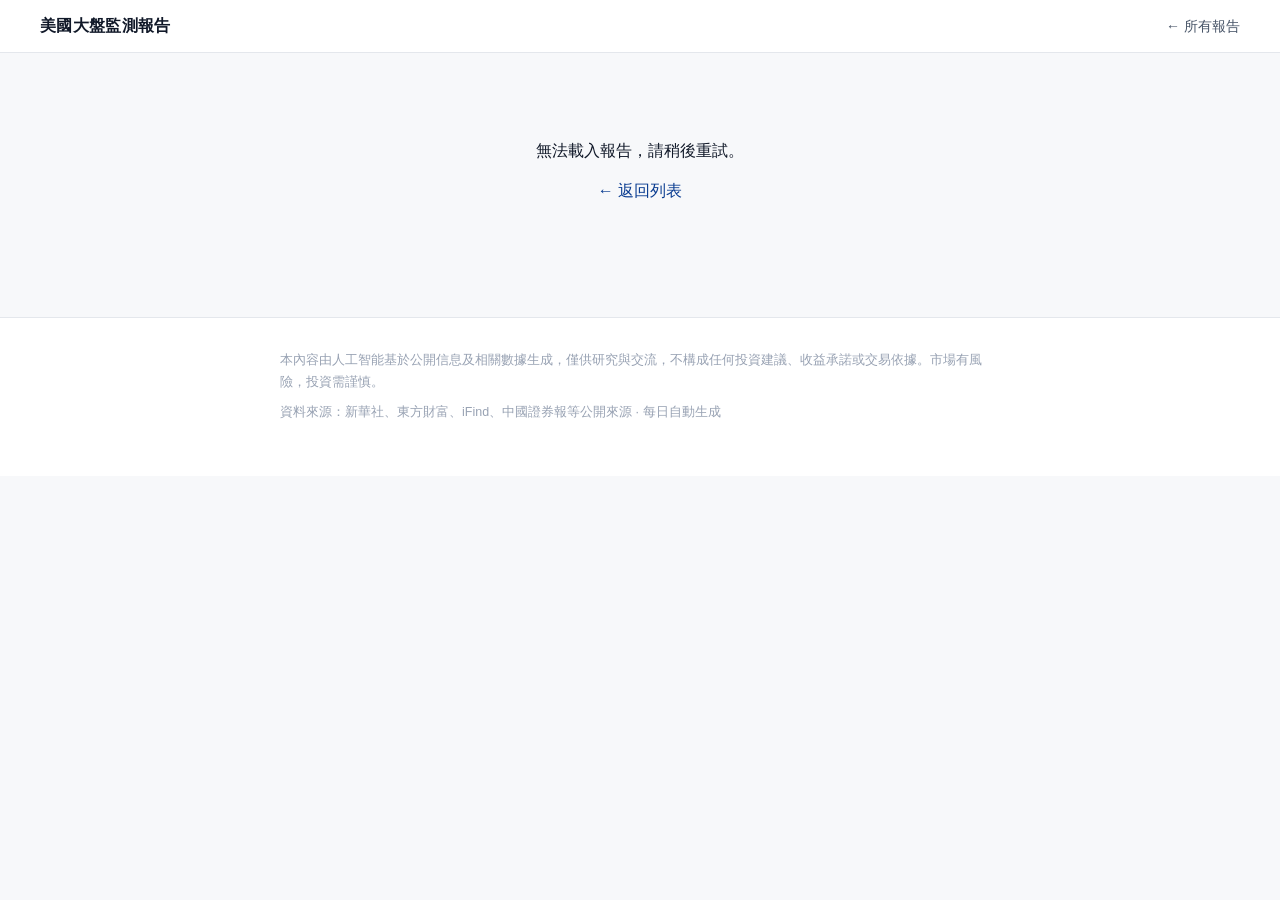
<file: us-market-monitor-hub/report.html>
<!DOCTYPE html>
<html lang="zh-Hant">
<head>
<meta charset="utf-8">
<meta name="viewport" content="width=device-width, initial-scale=1, viewport-fit=cover">
<meta name="description" content="美國大盤監測報告詳情">
<title>美國大盤監測報告</title>
<link rel="stylesheet" href="assets/style.css">
<style>
.report-meta { text-align:center; margin:1.5rem 0; }
.report-meta .data-date { color:#6b7280; font-size:.875rem; }
.report-meta .tags { margin-top:.5rem; }
.report-meta .tag { display:inline-block; background:#eef2ff; color:#4338ca; font-size:.75rem; padding:.2rem .5rem; border-radius:6px; margin:.15rem; }
</style>
</head>
<body>
<header class="site-head">
  <div class="head-inner">
    <a class="brand" href="index.html">美國大盤監測報告</a>
    <a class="back" href="index.html">← 所有報告</a>
  </div>
</header>
<main class="page">
  <div id="loading" style="text-align:center;padding:3rem 1rem;color:#6b7280;">載入中…</div>
  <article id="report-content" style="display:none;">
    <div class="report-meta">
      <p class="data-date" id="data-date"></p>
      <div class="tags" id="meta-tags"></div>
    </div>
    <div id="blocks"></div>
  </article>
  <div id="error" style="display:none;text-align:center;padding:3rem 1rem;">
    <p>無法載入報告，請稍後重試。</p>
    <a href="index.html">← 返回列表</a>
  </div>
</main>
<footer class="site-foot">
  <div class="foot-inner">
    <p>本內容由人工智能基於公開信息及相關數據生成，僅供研究與交流，不構成任何投資建議、收益承諾或交易依據。市場有風險，投資需謹慎。</p>
    <p class="meta">資料來源：新華社、東方財富、iFind、中國證券報等公開來源 · 每日自動生成</p>
  </div>
</footer>
<script>
function escapeHtml(text) {
  const div = document.createElement('div');
  div.textContent = text;
  return div.innerHTML;
}

function formatCell(cell) {
  if (typeof cell !== 'string') return escapeHtml(String(cell));
  if (/^[\+\-][\d,.]+%$/.test(cell.trim())) {
    const cls = cell.trim().startsWith('+') ? 'up' : 'down';
    return '<span class="' + cls + '">' + escapeHtml(cell) + '</span>';
  }
  return escapeHtml(cell);
}

function renderTable(block) {
  const caption = block.caption ? '<caption>' + escapeHtml(block.caption) + '</caption>' : '';
  let html = '<div class="table-wrap"><table>' + caption + '<thead><tr>';
  for (const h of block.headers || []) {
    html += '<th>' + escapeHtml(h) + '</th>';
  }
  html += '</tr></thead><tbody>';
  for (const row of block.rows || []) {
    html += '<tr>';
    for (const cell of row) {
      html += '<td>' + formatCell(cell) + '</td>';
    }
    html += '</tr>';
  }
  html += '</tbody></table></div>';
  return html;
}

function renderBlocks(blocks) {
  let html = '';
  for (const b of blocks) {
    switch (b.type) {
      case 'meta':
        break;
      case 'h1':
        html += '<h1>' + escapeHtml(b.text) + '</h1>';
        break;
      case 'h2':
        html += '<h2>' + escapeHtml(b.text) + '</h2>';
        break;
      case 'h3':
        html += '<h3>' + escapeHtml(b.text) + '</h3>';
        break;
      case 'body':
        html += '<p>' + escapeHtml(b.text).replace(/\n/g, '<br>\n') + '</p>';
        break;
      case 'table':
        html += renderTable(b);
        break;
      case 'bullet':
        html += '<ul>' + (b.items || []).map(item => '<li>' + escapeHtml(item) + '</li>').join('') + '</ul>';
        break;
      case 'callout':
        html += '<div class="callout ' + (b.kind || 'note') + '">' + escapeHtml(b.text).replace(/\n/g, '<br>\n') + '</div>';
        break;
      case 'chart':
        html += b.svg || '';
        break;
      default:
        break;
    }
  }
  return html;
}

const params = new URLSearchParams(window.location.search);
const date = params.get('date');
const slug = date ? date.replace(/[^\d-]/g, '') : '';

if (!slug) {
  document.getElementById('loading').style.display = 'none';
  document.getElementById('error').style.display = 'block';
} else {
  fetch('/api/reports/' + slug)
    .then(r => {
      if (!r.ok) throw new Error('Report not found');
      return r.json();
    })
    .then(data => {
      document.getElementById('loading').style.display = 'none';
      document.getElementById('report-content').style.display = '';

      let meta = {};
      if (Array.isArray(data)) {
        meta = data.find(b => b.type === 'meta') || {};
      } else {
        meta = data.meta || data;
      }
      document.title = (meta.date_label || meta.date || slug) + ' 美國大盤監測報告';
      document.getElementById('data-date').textContent = meta.data_date ? '數據截至 ' + meta.data_date + ' 收盤' : '';
      const tagContainer = document.getElementById('meta-tags');
      if (meta.tags && meta.tags.length) {
        tagContainer.innerHTML = meta.tags.map(t => '<span class="tag">' + escapeHtml(t) + '</span>').join('');
      } else {
        tagContainer.style.display = 'none';
      }

      let blocks = data;
      if (!Array.isArray(data) && data.blocks) blocks = data.blocks;
      document.getElementById('blocks').innerHTML = renderBlocks(blocks);
    })
    .catch(() => {
      // Fallback to static report page if it exists
      window.location.href = 'reports/' + slug + '.html';
    });
}
</script>
</body>
</html>
</file>
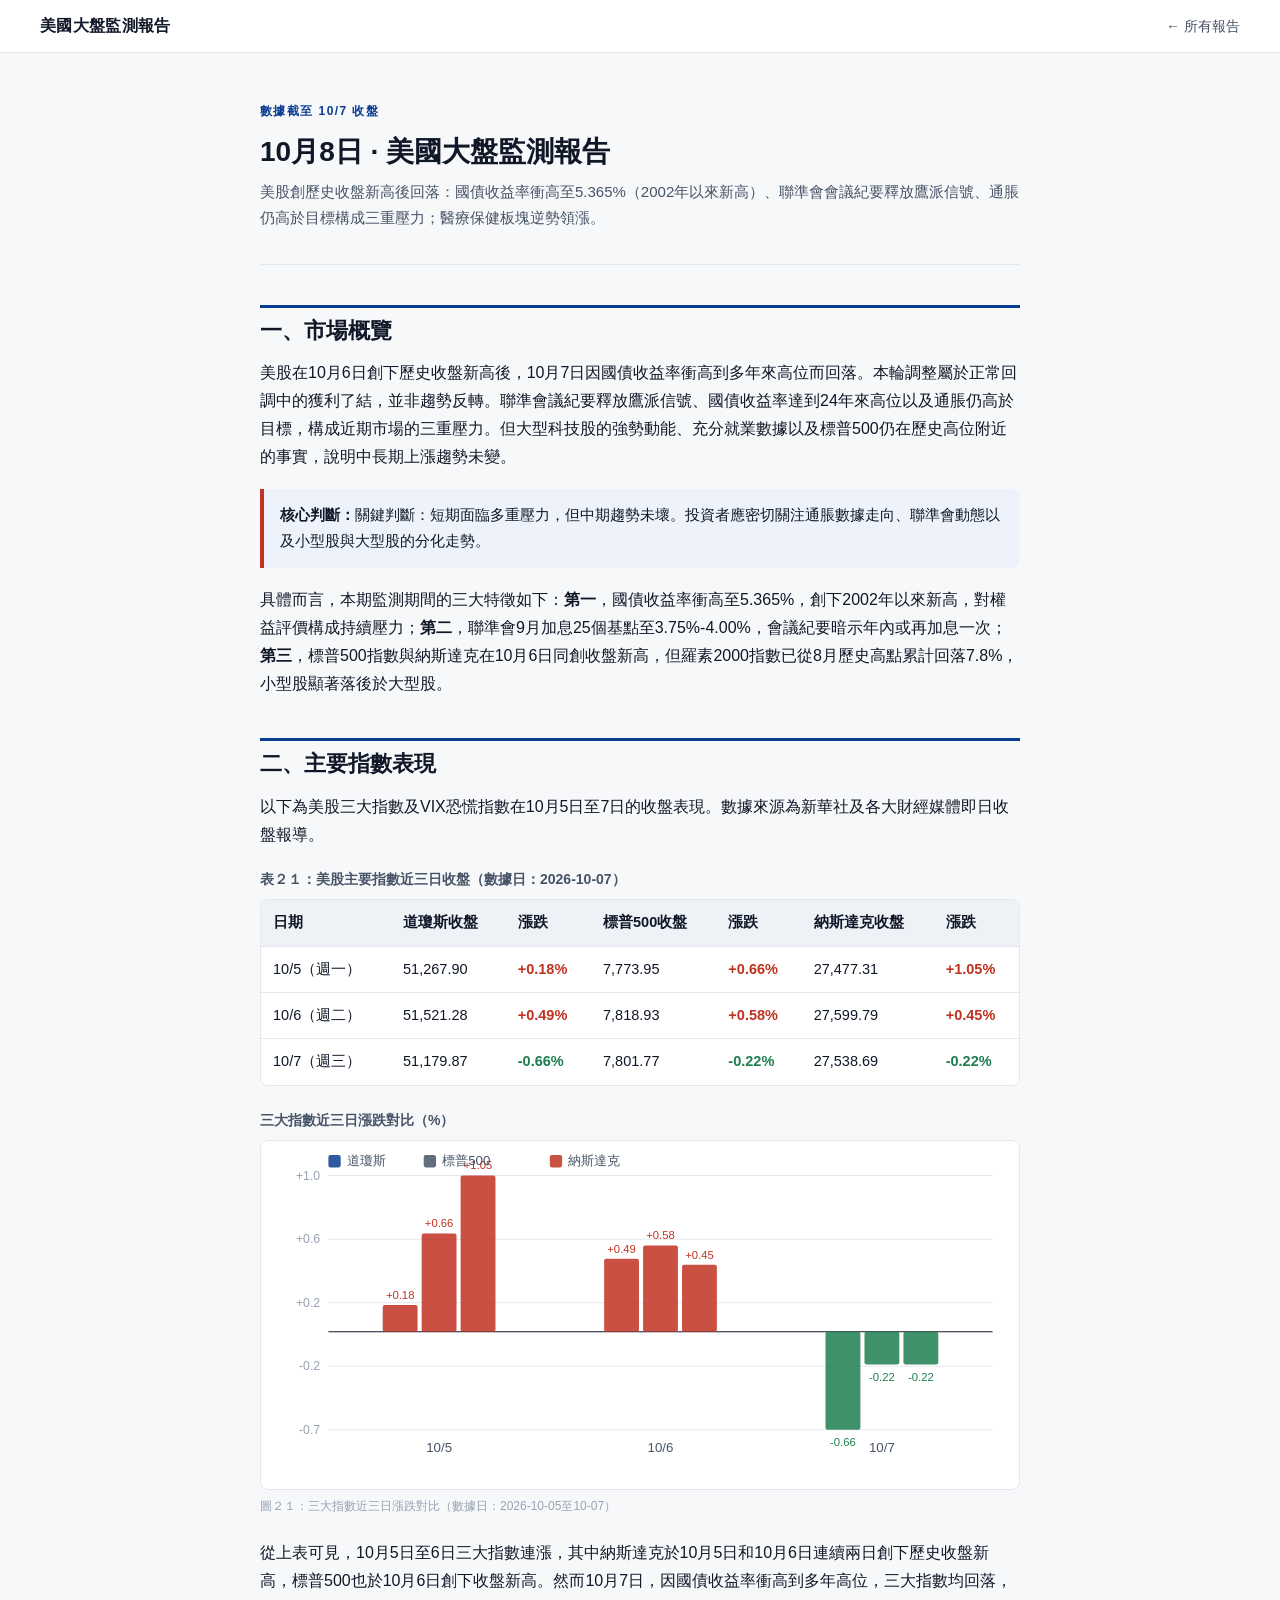
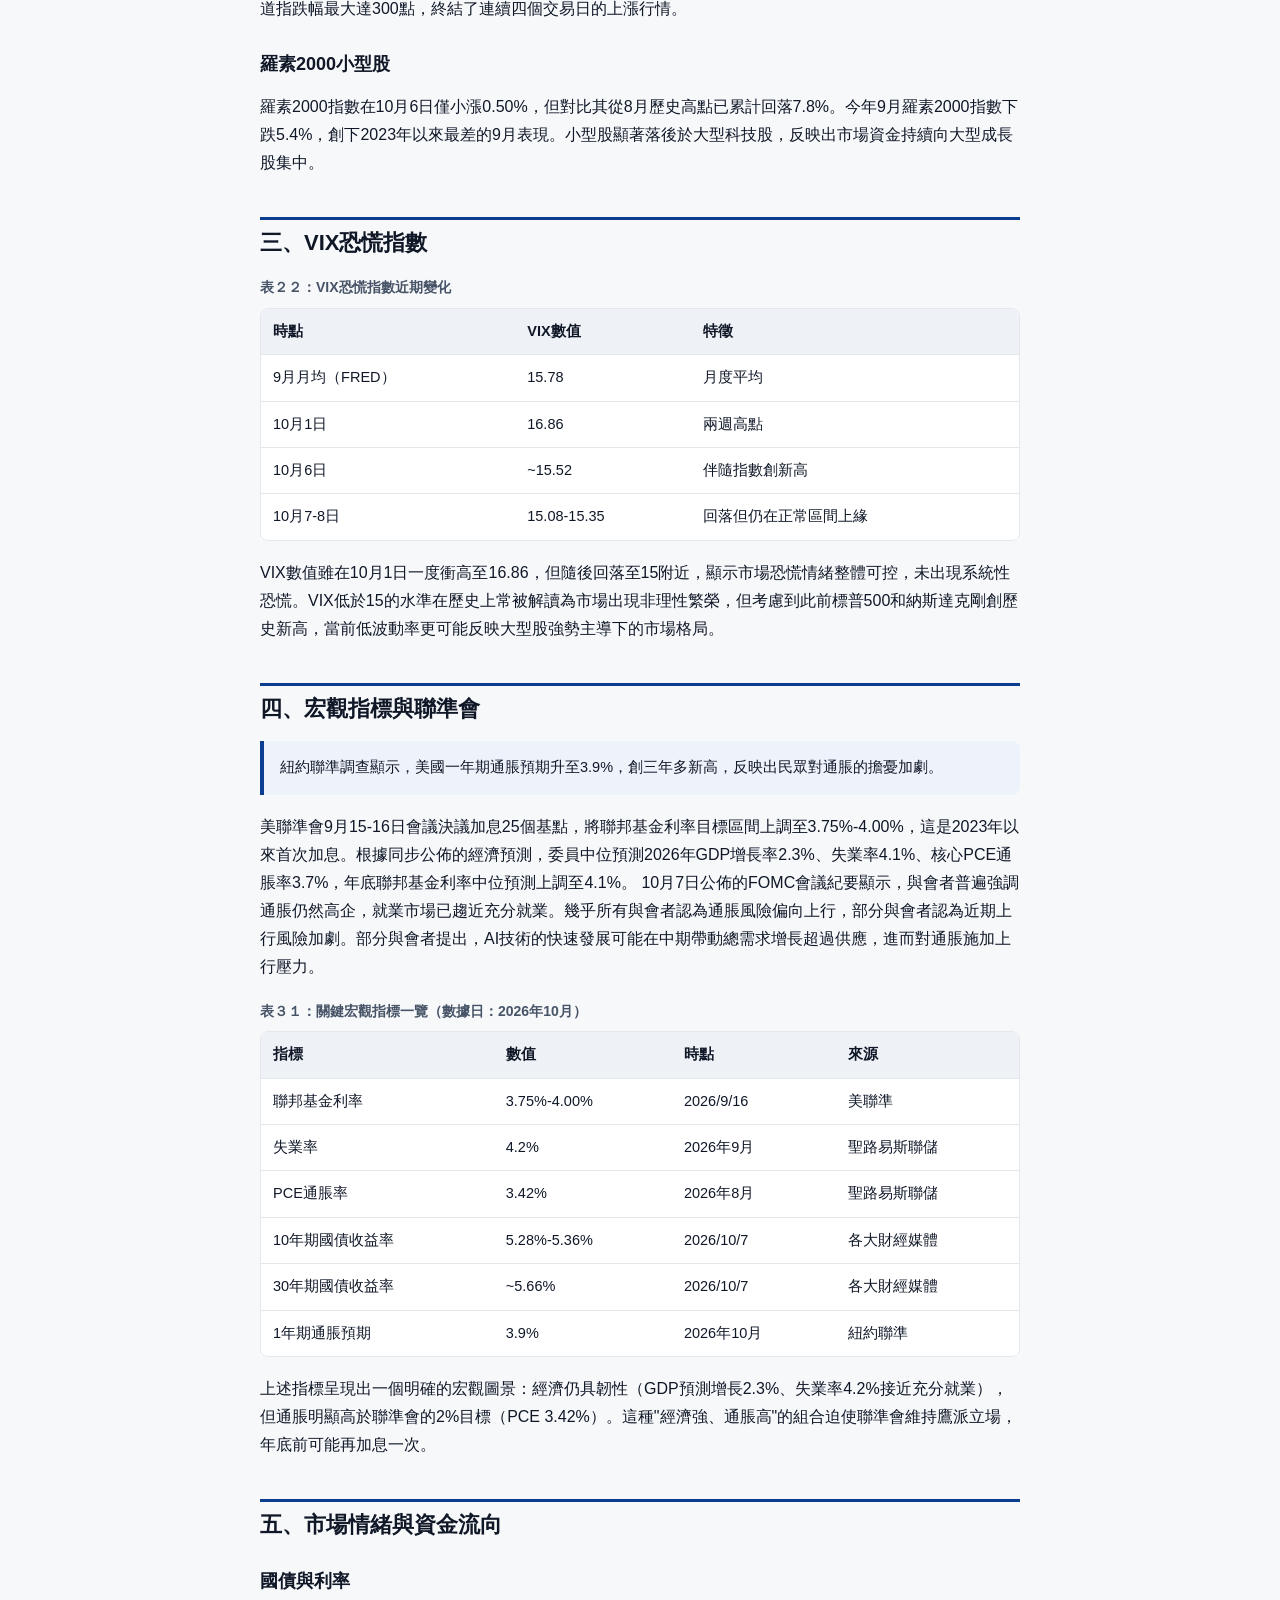
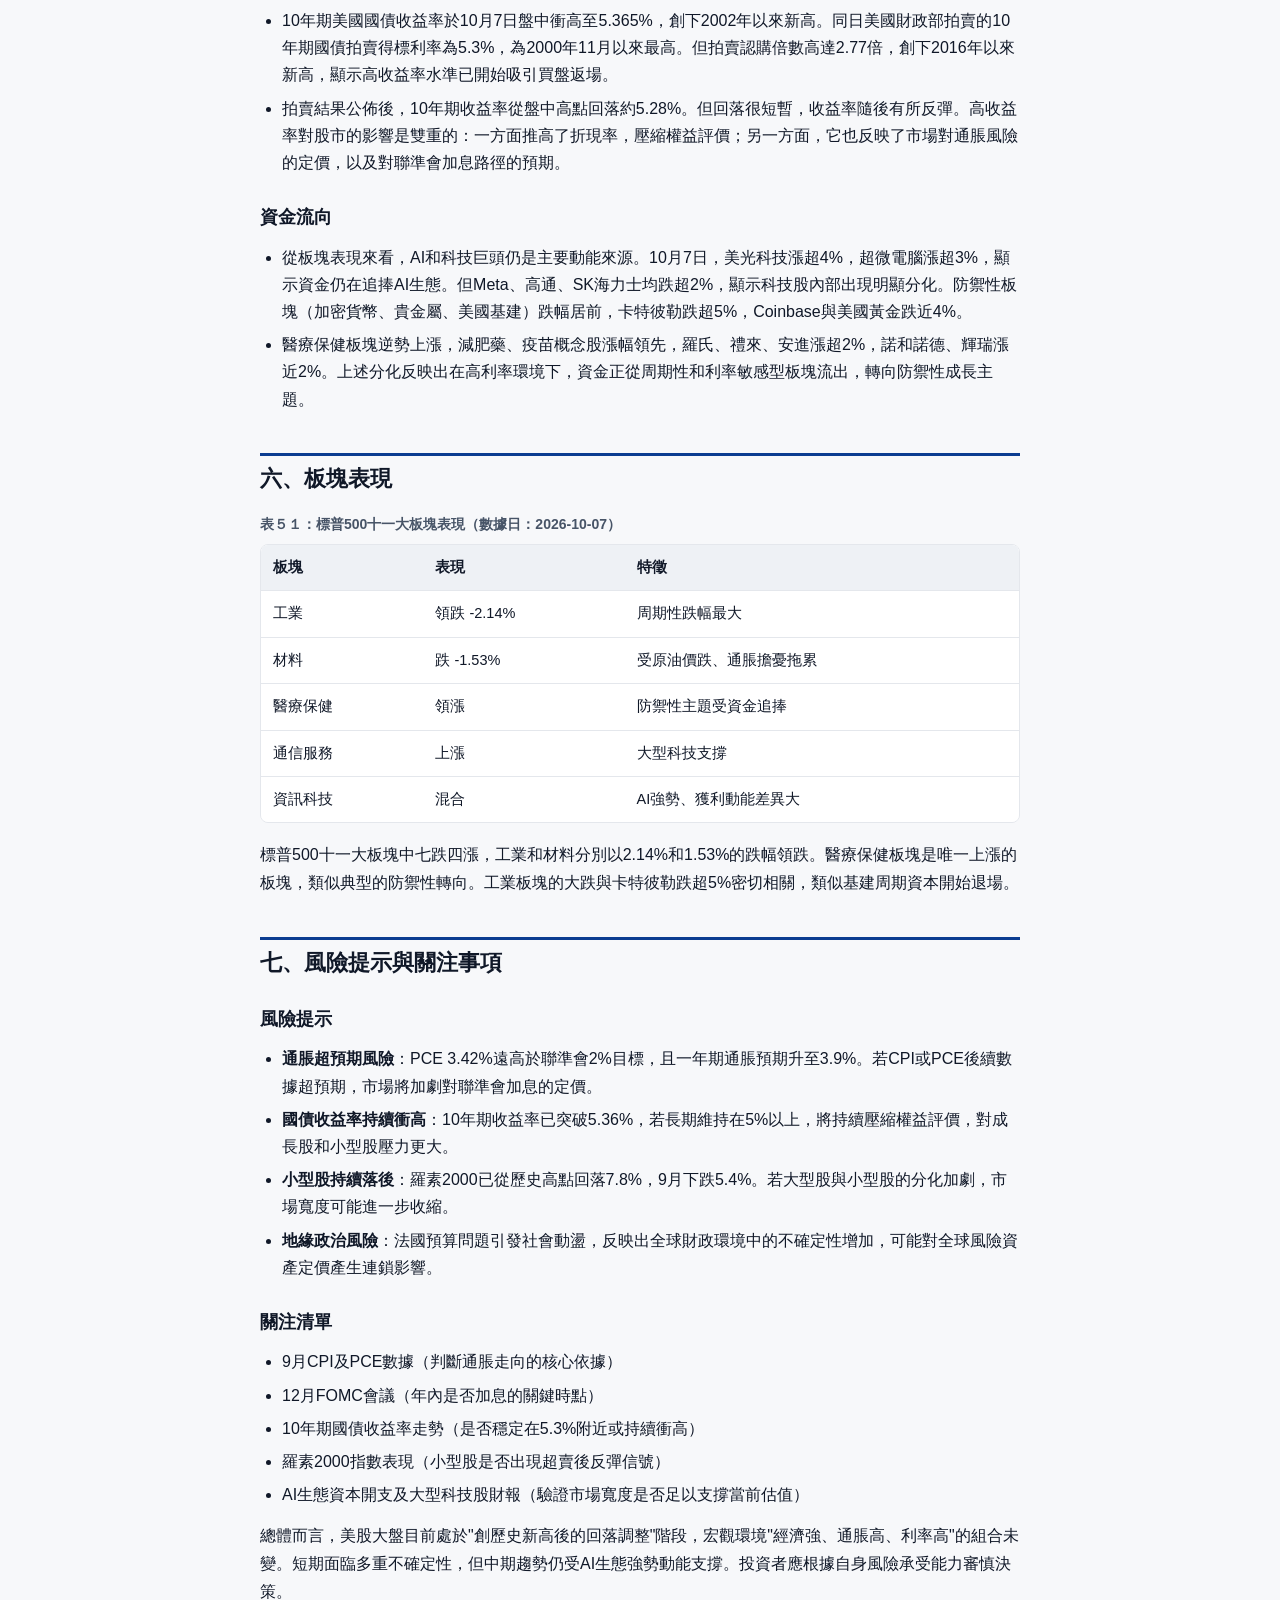
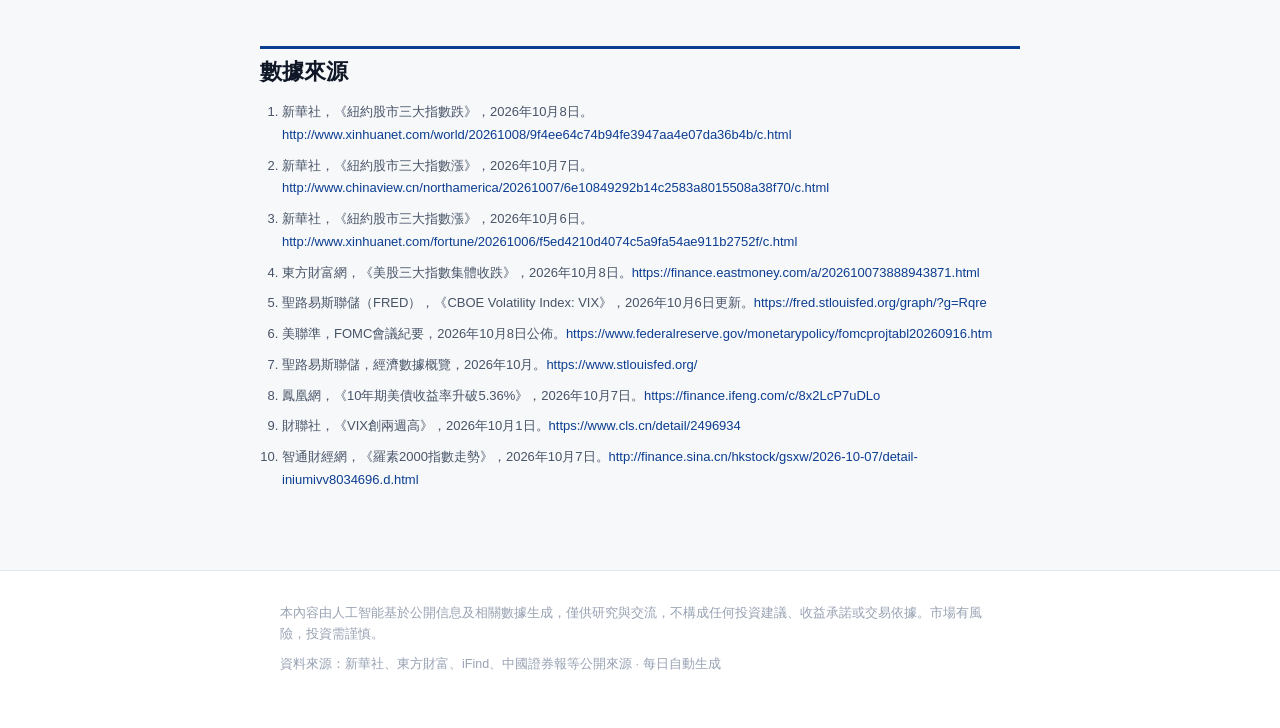
<file: us-market-monitor-hub/reports/2026-10-08.html>
<!DOCTYPE html>
<html lang="zh-Hant">
<head>
<meta charset="utf-8">
<meta name="viewport" content="width=device-width, initial-scale=1, viewport-fit=cover">
<meta name="description" content="美股創歷史收盤新高後回落：國債收益率衝高至5.365%（2002年以來新高）、聯準會會議紀要釋放鷹派信號、通脹仍高於目標構成三重壓力；醫療保健板塊逆勢領漲。">
<title>10月8日 美國大盤監測報告</title>
<link rel="stylesheet" href="../assets/style.css">
</head>
<body>
<header class="site-head">
  <div class="head-inner">
    <a class="brand" href="../index.html">美國大盤監測報告</a>
    <a class="back" href="../index.html">← 所有報告</a>
  </div>
</header>
<main class="page">
<article>
<header class="report-head">
  <p class="kicker">數據截至 10/7 收盤</p>
  <h1>10月8日 · 美國大盤監測報告</h1>
  <p class="lede">美股創歷史收盤新高後回落：國債收益率衝高至5.365%（2002年以來新高）、聯準會會議紀要釋放鷹派信號、通脹仍高於目標構成三重壓力；醫療保健板塊逆勢領漲。</p>
</header>
<h2 id="overview">一、市場概覽</h2><p>美股在10月6日創下歷史收盤新高後，10月7日因國債收益率衝高到多年來高位而回落。本輪調整屬於正常回調中的獲利了結，並非趨勢反轉。聯準會議紀要釋放鷹派信號、國債收益率達到24年來高位以及通脹仍高於目標，構成近期市場的三重壓力。但大型科技股的強勢動能、充分就業數據以及標普500仍在歷史高位附近的事實，說明中長期上漲趨勢未變。</p><div class="callout k"><p><strong>核心判斷：</strong>關鍵判斷：短期面臨多重壓力，但中期趨勢未壞。投資者應密切關注通脹數據走向、聯準會動態以及小型股與大型股的分化走勢。</p></div><p>具體而言，本期監測期間的三大特徵如下：<b>第一</b>，國債收益率衝高至5.365%，創下2002年以來新高，對權益評價構成持續壓力；<b>第二</b>，聯準會9月加息25個基點至3.75%-4.00%，會議紀要暗示年內或再加息一次；<b>第三</b>，標普500指數與納斯達克在10月6日同創收盤新高，但羅素2000指數已從8月歷史高點累計回落7.8%，小型股顯著落後於大型股。</p><h2 id="indices">二、主要指數表現</h2><p>以下為美股三大指數及VIX恐慌指數在10月5日至7日的收盤表現。數據來源為新華社及各大財經媒體即日收盤報導。</p><figure class="tbl"><figcaption>表２１：美股主要指數近三日收盤（數據日：2026-10-07）</figcaption><div class="table-wrap"><table><thead><tr><th>日期</th><th>道瓊斯收盤</th><th>漲跌</th><th>標普500收盤</th><th>漲跌</th><th>納斯達克收盤</th><th>漲跌</th></tr></thead><tbody><tr><td>10/5（週一）</td><td>51,267.90</td><td class="up">+0.18%</td><td>7,773.95</td><td class="up">+0.66%</td><td>27,477.31</td><td class="up">+1.05%</td></tr><tr><td>10/6（週二）</td><td>51,521.28</td><td class="up">+0.49%</td><td>7,818.93</td><td class="up">+0.58%</td><td>27,599.79</td><td class="up">+0.45%</td></tr><tr><td>10/7（週三）</td><td>51,179.87</td><td class="down">-0.66%</td><td>7,801.77</td><td class="down">-0.22%</td><td>27,538.69</td><td class="down">-0.22%</td></tr></tbody></table></div></figure><figure class="chart"><figcaption>三大指數近三日漲跌對比（%）</figcaption><div class="chart-box"><svg viewBox="0 0 720 320" role="img"><g><line x1="56" y1="176.3" x2="704" y2="176.3" stroke="#101828" stroke-width="1"/><line x1="56" y1="272.0" x2="704" y2="272.0" stroke="#e4e7ec" stroke-width="1"/><text x="48" y="276.0" text-anchor="end" font-size="12" fill="#98a2b3">-0.7</text><line x1="56" y1="210.0" x2="704" y2="210.0" stroke="#e4e7ec" stroke-width="1"/><text x="48" y="214.0" text-anchor="end" font-size="12" fill="#98a2b3">-0.2</text><line x1="56" y1="148.0" x2="704" y2="148.0" stroke="#e4e7ec" stroke-width="1"/><text x="48" y="152.0" text-anchor="end" font-size="12" fill="#98a2b3">+0.2</text><line x1="56" y1="86.0" x2="704" y2="86.0" stroke="#e4e7ec" stroke-width="1"/><text x="48" y="90.0" text-anchor="end" font-size="12" fill="#98a2b3">+0.6</text><line x1="56" y1="24.0" x2="704" y2="24.0" stroke="#e4e7ec" stroke-width="1"/><text x="48" y="28.0" text-anchor="end" font-size="12" fill="#98a2b3">+1.0</text><rect x="109.0" y="150.2" width="34.0" height="26.1" rx="2" fill="#c03221" opacity="0.85"/><text x="126.0" y="144.2" text-anchor="middle" font-size="11" fill="#c03221">+0.18</text><rect x="147.0" y="80.6" width="34.0" height="95.7" rx="2" fill="#c03221" opacity="0.85"/><text x="164.0" y="74.6" text-anchor="middle" font-size="11" fill="#c03221">+0.66</text><rect x="185.0" y="24.0" width="34.0" height="152.3" rx="2" fill="#c03221" opacity="0.85"/><text x="202.0" y="18.0" text-anchor="middle" font-size="11" fill="#c03221">+1.05</text><text x="164.0" y="294" text-anchor="middle" font-size="13" fill="#475467">10/5</text><rect x="325.0" y="105.2" width="34.0" height="71.1" rx="2" fill="#c03221" opacity="0.85"/><text x="342.0" y="99.2" text-anchor="middle" font-size="11" fill="#c03221">+0.49</text><rect x="363.0" y="92.2" width="34.0" height="84.1" rx="2" fill="#c03221" opacity="0.85"/><text x="380.0" y="86.2" text-anchor="middle" font-size="11" fill="#c03221">+0.58</text><rect x="401.0" y="111.0" width="34.0" height="65.3" rx="2" fill="#c03221" opacity="0.85"/><text x="418.0" y="105.0" text-anchor="middle" font-size="11" fill="#c03221">+0.45</text><text x="380.0" y="294" text-anchor="middle" font-size="13" fill="#475467">10/6</text><rect x="541.0" y="176.3" width="34.0" height="95.7" rx="2" fill="#1e7e4f" opacity="0.85"/><text x="558.0" y="288.0" text-anchor="middle" font-size="11" fill="#1e7e4f">-0.66</text><rect x="579.0" y="176.3" width="34.0" height="31.9" rx="2" fill="#1e7e4f" opacity="0.85"/><text x="596.0" y="224.2" text-anchor="middle" font-size="11" fill="#1e7e4f">-0.22</text><rect x="617.0" y="176.3" width="34.0" height="31.9" rx="2" fill="#1e7e4f" opacity="0.85"/><text x="634.0" y="224.2" text-anchor="middle" font-size="11" fill="#1e7e4f">-0.22</text><text x="596.0" y="294" text-anchor="middle" font-size="13" fill="#475467">10/7</text><rect x="56" y="4" width="12" height="12" rx="2" fill="#0b3d91" opacity="0.85"/><text x="74" y="14" font-size="13" fill="#475467">道瓊斯</text><rect x="149" y="4" width="12" height="12" rx="2" fill="#475467" opacity="0.85"/><text x="167" y="14" font-size="13" fill="#475467">標普500</text><rect x="272" y="4" width="12" height="12" rx="2" fill="#c03221" opacity="0.85"/><text x="290" y="14" font-size="13" fill="#475467">納斯達克</text></g></svg></div><p class="chart-cap">圖２１：三大指數近三日漲跌對比（數據日：2026-10-05至10-07）</p></figure><p>從上表可見，10月5日至6日三大指數連漲，其中納斯達克於10月5日和10月6日連續兩日創下歷史收盤新高，標普500也於10月6日創下收盤新高。然而10月7日，因國債收益率衝高到多年高位，三大指數均回落，道指跌幅最大達300點，終結了連續四個交易日的上漲行情。</p><h3>羅素2000小型股</h3><p>羅素2000指數在10月6日僅小漲0.50%，但對比其從8月歷史高點已累計回落7.8%。今年9月羅素2000指數下跌5.4%，創下2023年以來最差的9月表現。小型股顯著落後於大型科技股，反映出市場資金持續向大型成長股集中。</p><h2 id="vix">三、VIX恐慌指數</h2><figure class="tbl"><figcaption>表２２：VIX恐慌指數近期變化</figcaption><div class="table-wrap"><table><thead><tr><th>時點</th><th>VIX數值</th><th>特徵</th></tr></thead><tbody><tr><td>9月月均（FRED）</td><td>15.78</td><td>月度平均</td></tr><tr><td>10月1日</td><td>16.86</td><td>兩週高點</td></tr><tr><td>10月6日</td><td>~15.52</td><td>伴隨指數創新高</td></tr><tr><td>10月7-8日</td><td>15.08-15.35</td><td>回落但仍在正常區間上緣</td></tr></tbody></table></div></figure><p>VIX數值雖在10月1日一度衝高至16.86，但隨後回落至15附近，顯示市場恐慌情緒整體可控，未出現系統性恐慌。VIX低於15的水準在歷史上常被解讀為市場出現非理性繁榮，但考慮到此前標普500和納斯達克剛創歷史新高，當前低波動率更可能反映大型股強勢主導下的市場格局。</p><h2 id="macro">四、宏觀指標與聯準會</h2><div class="callout"><p>紐約聯準調查顯示，美國一年期通脹預期升至3.9%，創三年多新高，反映出民眾對通脹的擔憂加劇。</p></div><p>美聯準會9月15-16日會議決議加息25個基點，將聯邦基金利率目標區間上調至3.75%-4.00%，這是2023年以來首次加息。根據同步公佈的經濟預測，委員中位預測2026年GDP增長率2.3%、失業率4.1%、核心PCE通脹率3.7%，年底聯邦基金利率中位預測上調至4.1%。 10月7日公佈的FOMC會議紀要顯示，與會者普遍強調通脹仍然高企，就業市場已趨近充分就業。幾乎所有與會者認為通脹風險偏向上行，部分與會者認為近期上行風險加劇。部分與會者提出，AI技術的快速發展可能在中期帶動總需求增長超過供應，進而對通脹施加上行壓力。</p><figure class="tbl"><figcaption>表３１：關鍵宏觀指標一覽（數據日：2026年10月）</figcaption><div class="table-wrap"><table><thead><tr><th>指標</th><th>數值</th><th>時點</th><th>來源</th></tr></thead><tbody><tr><td>聯邦基金利率</td><td>3.75%-4.00%</td><td>2026/9/16</td><td>美聯準</td></tr><tr><td>失業率</td><td>4.2%</td><td>2026年9月</td><td>聖路易斯聯儲</td></tr><tr><td>PCE通脹率</td><td>3.42%</td><td>2026年8月</td><td>聖路易斯聯儲</td></tr><tr><td>10年期國債收益率</td><td>5.28%-5.36%</td><td>2026/10/7</td><td>各大財經媒體</td></tr><tr><td>30年期國債收益率</td><td>~5.66%</td><td>2026/10/7</td><td>各大財經媒體</td></tr><tr><td>1年期通脹預期</td><td>3.9%</td><td>2026年10月</td><td>紐約聯準</td></tr></tbody></table></div></figure><p>上述指標呈現出一個明確的宏觀圖景：經濟仍具韌性（GDP預測增長2.3%、失業率4.2%接近充分就業），但通脹明顯高於聯準會的2%目標（PCE 3.42%）。這種"經濟強、通脹高"的組合迫使聯準會維持鷹派立場，年底前可能再加息一次。</p><h2 id="sentiment">五、市場情緒與資金流向</h2><h3>國債與利率</h3><ul class="flow-item"><li>10年期美國國債收益率於10月7日盤中衝高至5.365%，創下2002年以來新高。同日美國財政部拍賣的10年期國債拍賣得標利率為5.3%，為2000年11月以來最高。但拍賣認購倍數高達2.77倍，創下2016年以來新高，顯示高收益率水準已開始吸引買盤返場。</li><li>拍賣結果公佈後，10年期收益率從盤中高點回落約5.28%。但回落很短暫，收益率隨後有所反彈。高收益率對股市的影響是雙重的：一方面推高了折現率，壓縮權益評價；另一方面，它也反映了市場對通脹風險的定價，以及對聯準會加息路徑的預期。</li></ul><h3>資金流向</h3><ul class="flow-item"><li>從板塊表現來看，AI和科技巨頭仍是主要動能來源。10月7日，美光科技漲超4%，超微電腦漲超3%，顯示資金仍在追捧AI生態。但Meta、高通、SK海力士均跌超2%，顯示科技股內部出現明顯分化。防禦性板塊（加密貨幣、貴金屬、美國基建）跌幅居前，卡特彼勒跌超5%，Coinbase與美國黃金跌近4%。</li><li>醫療保健板塊逆勢上漲，減肥藥、疫苗概念股漲幅領先，羅氏、禮來、安進漲超2%，諾和諾德、輝瑞漲近2%。上述分化反映出在高利率環境下，資金正從周期性和利率敏感型板塊流出，轉向防禦性成長主題。</li></ul><h2 id="sectors">六、板塊表現</h2><figure class="tbl"><figcaption>表５１：標普500十一大板塊表現（數據日：2026-10-07）</figcaption><div class="table-wrap"><table><thead><tr><th>板塊</th><th>表現</th><th>特徵</th></tr></thead><tbody><tr><td>工業</td><td>領跌 -2.14%</td><td>周期性跌幅最大</td></tr><tr><td>材料</td><td>跌 -1.53%</td><td>受原油價跌、通脹擔憂拖累</td></tr><tr><td>醫療保健</td><td>領漲</td><td>防禦性主題受資金追捧</td></tr><tr><td>通信服務</td><td>上漲</td><td>大型科技支撐</td></tr><tr><td>資訊科技</td><td>混合</td><td>AI強勢、獲利動能差異大</td></tr></tbody></table></div></figure><p>標普500十一大板塊中七跌四漲，工業和材料分別以2.14%和1.53%的跌幅領跌。醫療保健板塊是唯一上漲的板塊，類似典型的防禦性轉向。工業板塊的大跌與卡特彼勒跌超5%密切相關，類似基建周期資本開始退場。</p><h2 id="risks">七、風險提示與關注事項</h2><h3>風險提示</h3><ul class="risk-item"><li><b>通脹超預期風險</b>：PCE 3.42%遠高於聯準會2%目標，且一年期通脹預期升至3.9%。若CPI或PCE後續數據超預期，市場將加劇對聯準會加息的定價。</li><li><b>國債收益率持續衝高</b>：10年期收益率已突破5.36%，若長期維持在5%以上，將持續壓縮權益評價，對成長股和小型股壓力更大。</li><li><b>小型股持續落後</b>：羅素2000已從歷史高點回落7.8%，9月下跌5.4%。若大型股與小型股的分化加劇，市場寬度可能進一步收縮。</li><li><b>地緣政治風險</b>：法國預算問題引發社會動盪，反映出全球財政環境中的不確定性增加，可能對全球風險資產定價產生連鎖影響。</li></ul><h3>關注清單</h3><ul class="watch-item"><li>9月CPI及PCE數據（判斷通脹走向的核心依據）</li><li>12月FOMC會議（年內是否加息的關鍵時點）</li><li>10年期國債收益率走勢（是否穩定在5.3%附近或持續衝高）</li><li>羅素2000指數表現（小型股是否出現超賣後反彈信號）</li><li>AI生態資本開支及大型科技股財報（驗證市場寬度是否足以支撐當前估值）</li></ul><p>總體而言，美股大盤目前處於"創歷史新高後的回落調整"階段，宏觀環境"經濟強、通脹高、利率高"的組合未變。短期面臨多重不確定性，但中期趨勢仍受AI生態強勢動能支撐。投資者應根據自身風險承受能力審慎決策。</p><h2 id="sources">數據來源</h2><ol class="src-list"><li>新華社，《紐約股市三大指數跌》，2026年10月8日。<a href="http://www.xinhuanet.com/world/20261008/9f4ee64c74b94fe3947aa4e07da36b4b/c.html" target="_blank" rel="noopener">http://www.xinhuanet.com/world/20261008/9f4ee64c74b94fe3947aa4e07da36b4b/c.html</a></li><li>新華社，《紐約股市三大指數漲》，2026年10月7日。<a href="http://www.chinaview.cn/northamerica/20261007/6e10849292b14c2583a8015508a38f70/c.html" target="_blank" rel="noopener">http://www.chinaview.cn/northamerica/20261007/6e10849292b14c2583a8015508a38f70/c.html</a></li><li>新華社，《紐約股市三大指數漲》，2026年10月6日。<a href="http://www.xinhuanet.com/fortune/20261006/f5ed4210d4074c5a9fa54ae911b2752f/c.html" target="_blank" rel="noopener">http://www.xinhuanet.com/fortune/20261006/f5ed4210d4074c5a9fa54ae911b2752f/c.html</a></li><li>東方財富網，《美股三大指數集體收跌》，2026年10月8日。<a href="https://finance.eastmoney.com/a/202610073888943871.html" target="_blank" rel="noopener">https://finance.eastmoney.com/a/202610073888943871.html</a></li><li>聖路易斯聯儲（FRED），《CBOE Volatility Index: VIX》，2026年10月6日更新。<a href="https://fred.stlouisfed.org/graph/?g=Rqre" target="_blank" rel="noopener">https://fred.stlouisfed.org/graph/?g=Rqre</a></li><li>美聯準，FOMC會議紀要，2026年10月8日公佈。<a href="https://www.federalreserve.gov/monetarypolicy/fomcprojtabl20260916.htm" target="_blank" rel="noopener">https://www.federalreserve.gov/monetarypolicy/fomcprojtabl20260916.htm</a></li><li>聖路易斯聯儲，經濟數據概覽，2026年10月。<a href="https://www.stlouisfed.org/" target="_blank" rel="noopener">https://www.stlouisfed.org/</a></li><li>鳳凰網，《10年期美債收益率升破5.36%》，2026年10月7日。<a href="https://finance.ifeng.com/c/8x2LcP7uDLo" target="_blank" rel="noopener">https://finance.ifeng.com/c/8x2LcP7uDLo</a></li><li>財聯社，《VIX創兩週高》，2026年10月1日。<a href="https://www.cls.cn/detail/2496934" target="_blank" rel="noopener">https://www.cls.cn/detail/2496934</a></li><li>智通財經網，《羅素2000指數走勢》，2026年10月7日。<a href="http://finance.sina.cn/hkstock/gsxw/2026-10-07/detail-iniumivv8034696.d.html" target="_blank" rel="noopener">http://finance.sina.cn/hkstock/gsxw/2026-10-07/detail-iniumivv8034696.d.html</a></li></ol>
</article></main>
<footer class="site-foot">
  <div class="foot-inner">
    <p>本內容由人工智能基於公開信息及相關數據生成，僅供研究與交流，不構成任何投資建議、收益承諾或交易依據。市場有風險，投資需謹慎。</p>
    <p class="meta">資料來源：新華社、東方財富、iFind、中國證券報等公開來源 · 每日自動生成</p>
  </div>
</footer>
</body>
</html>
</file>
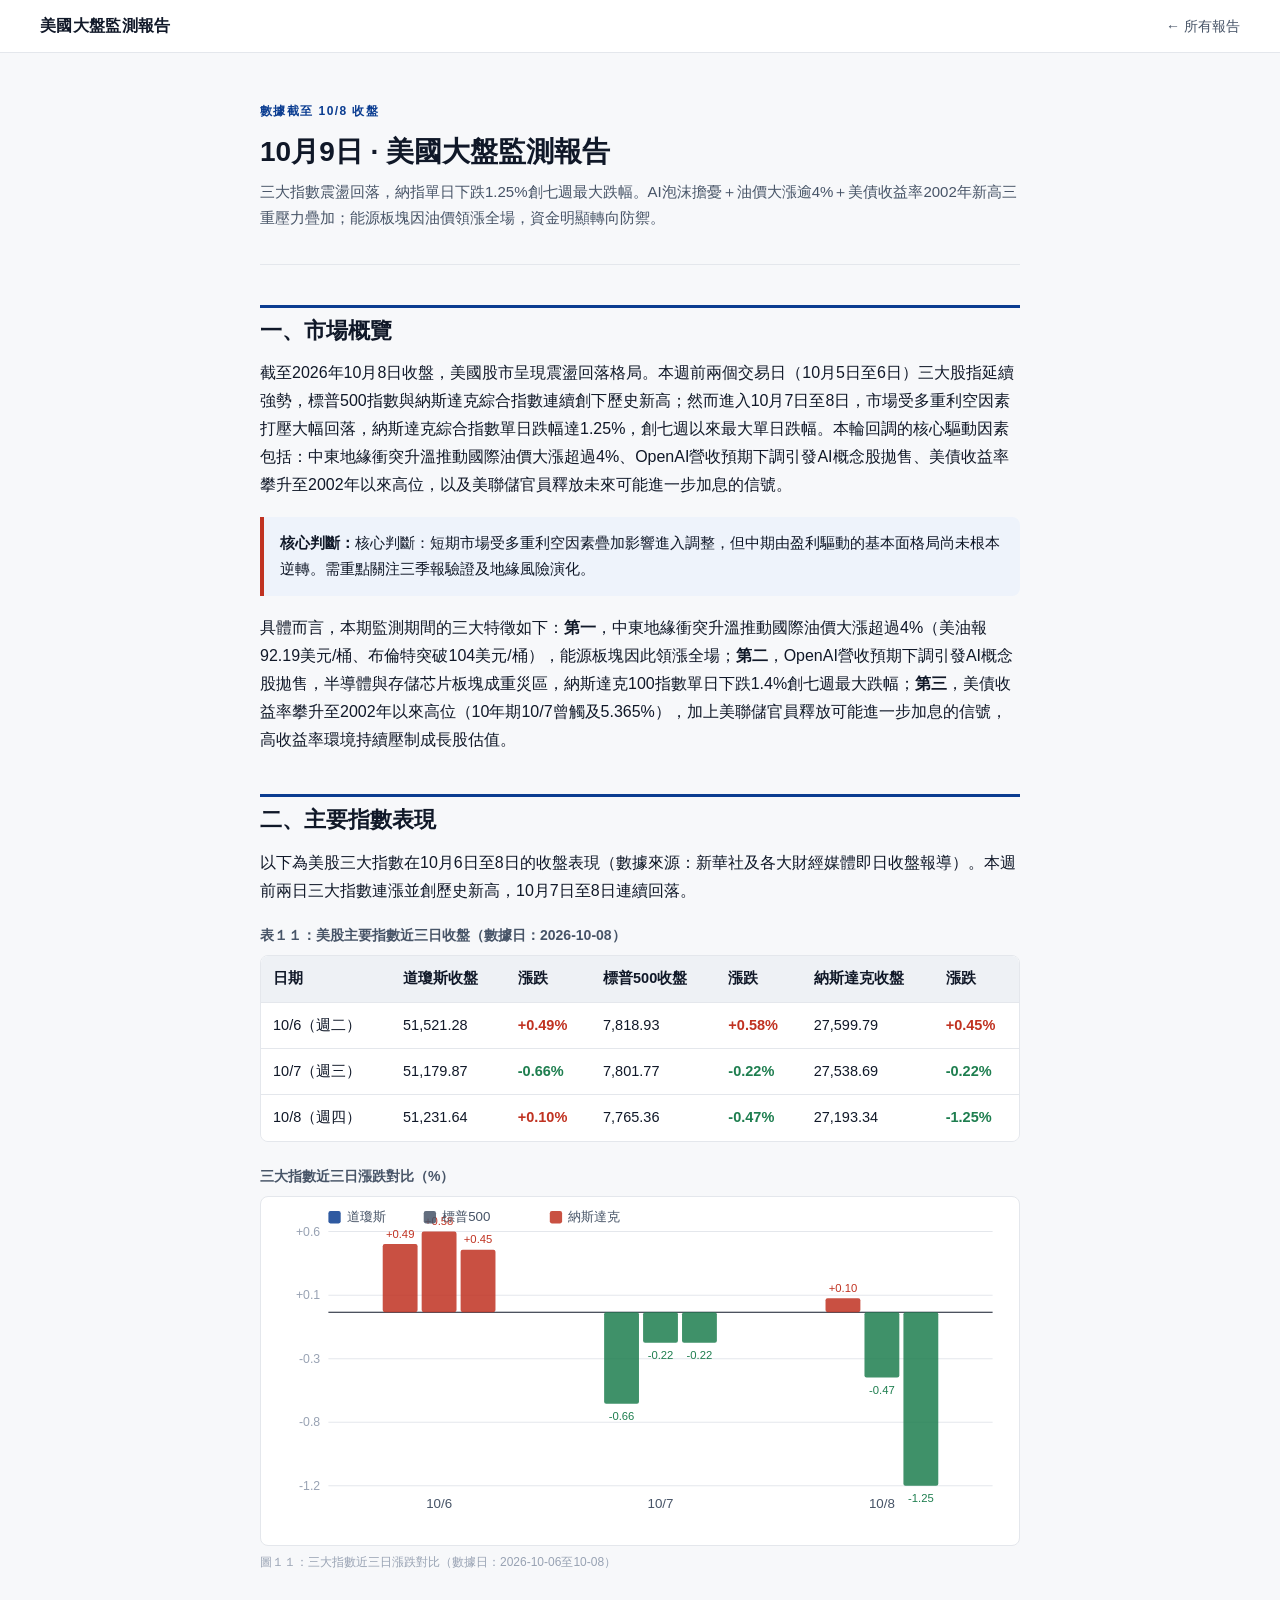
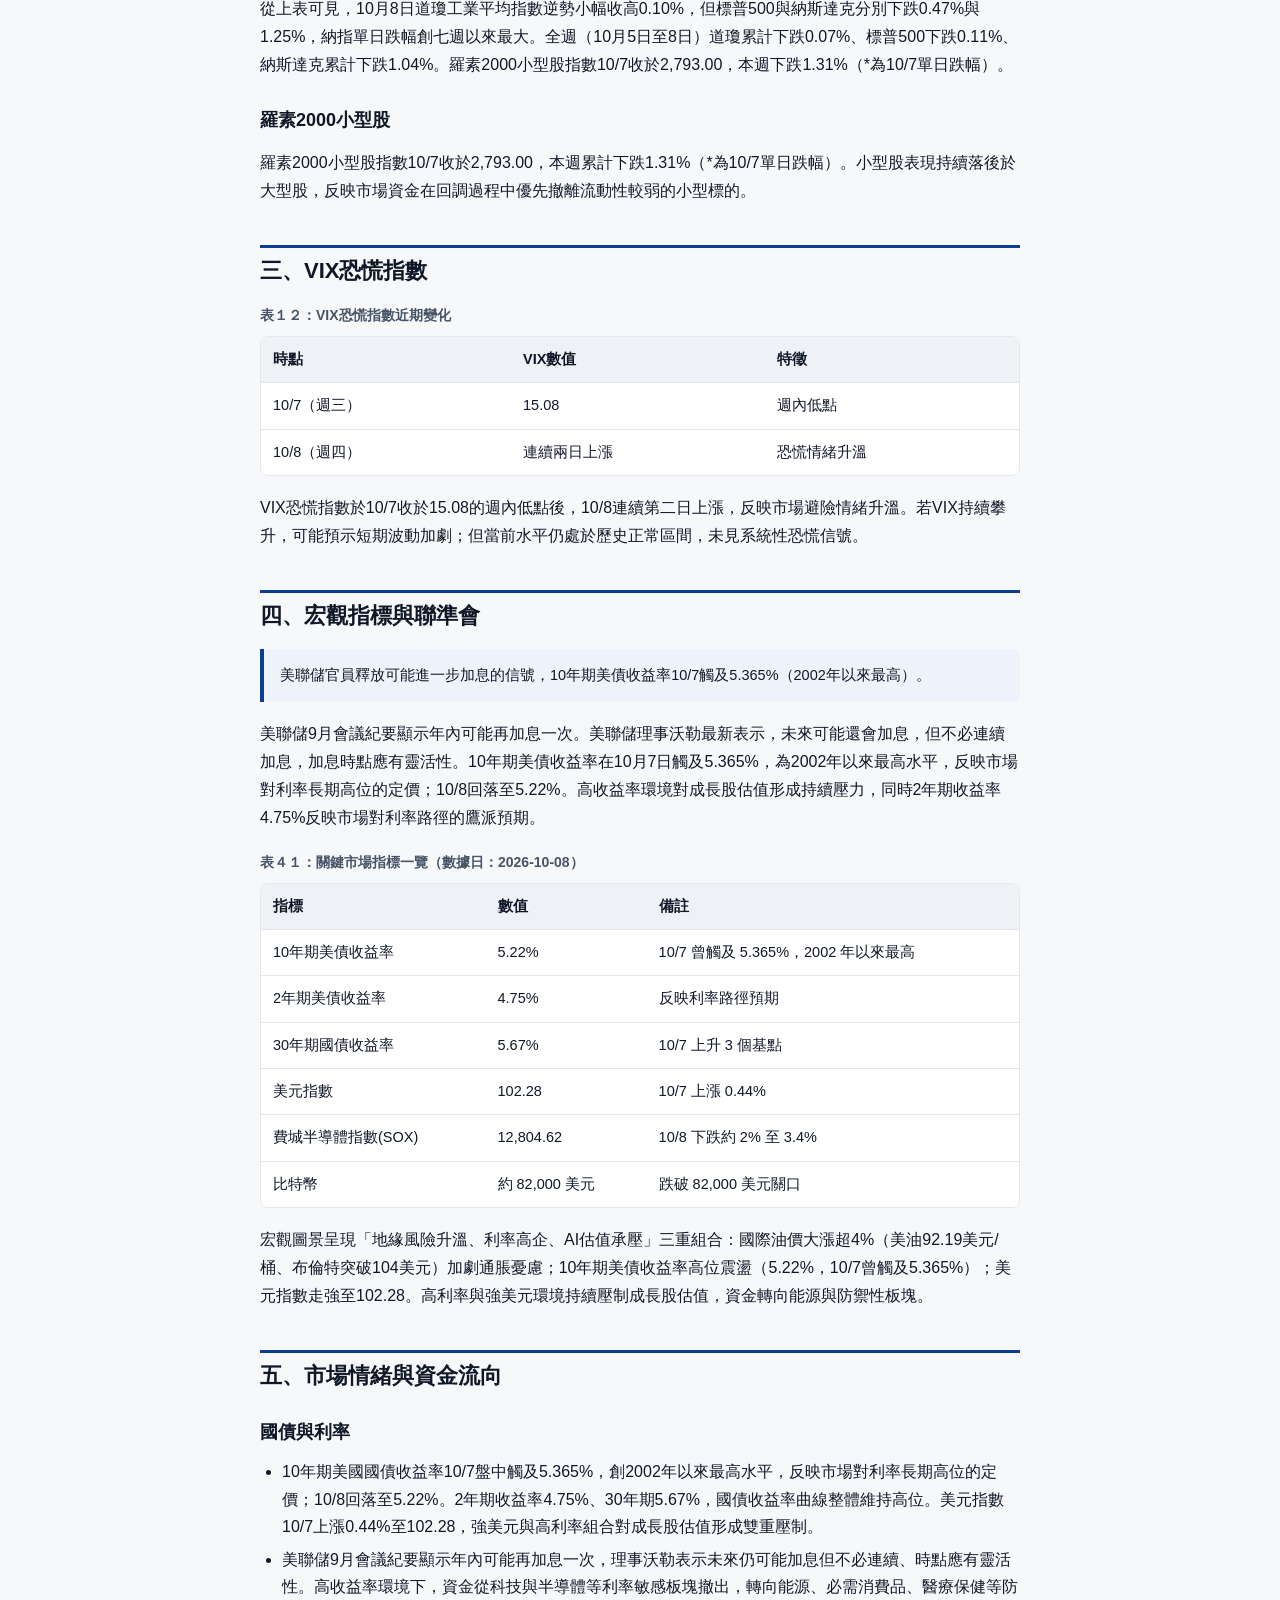
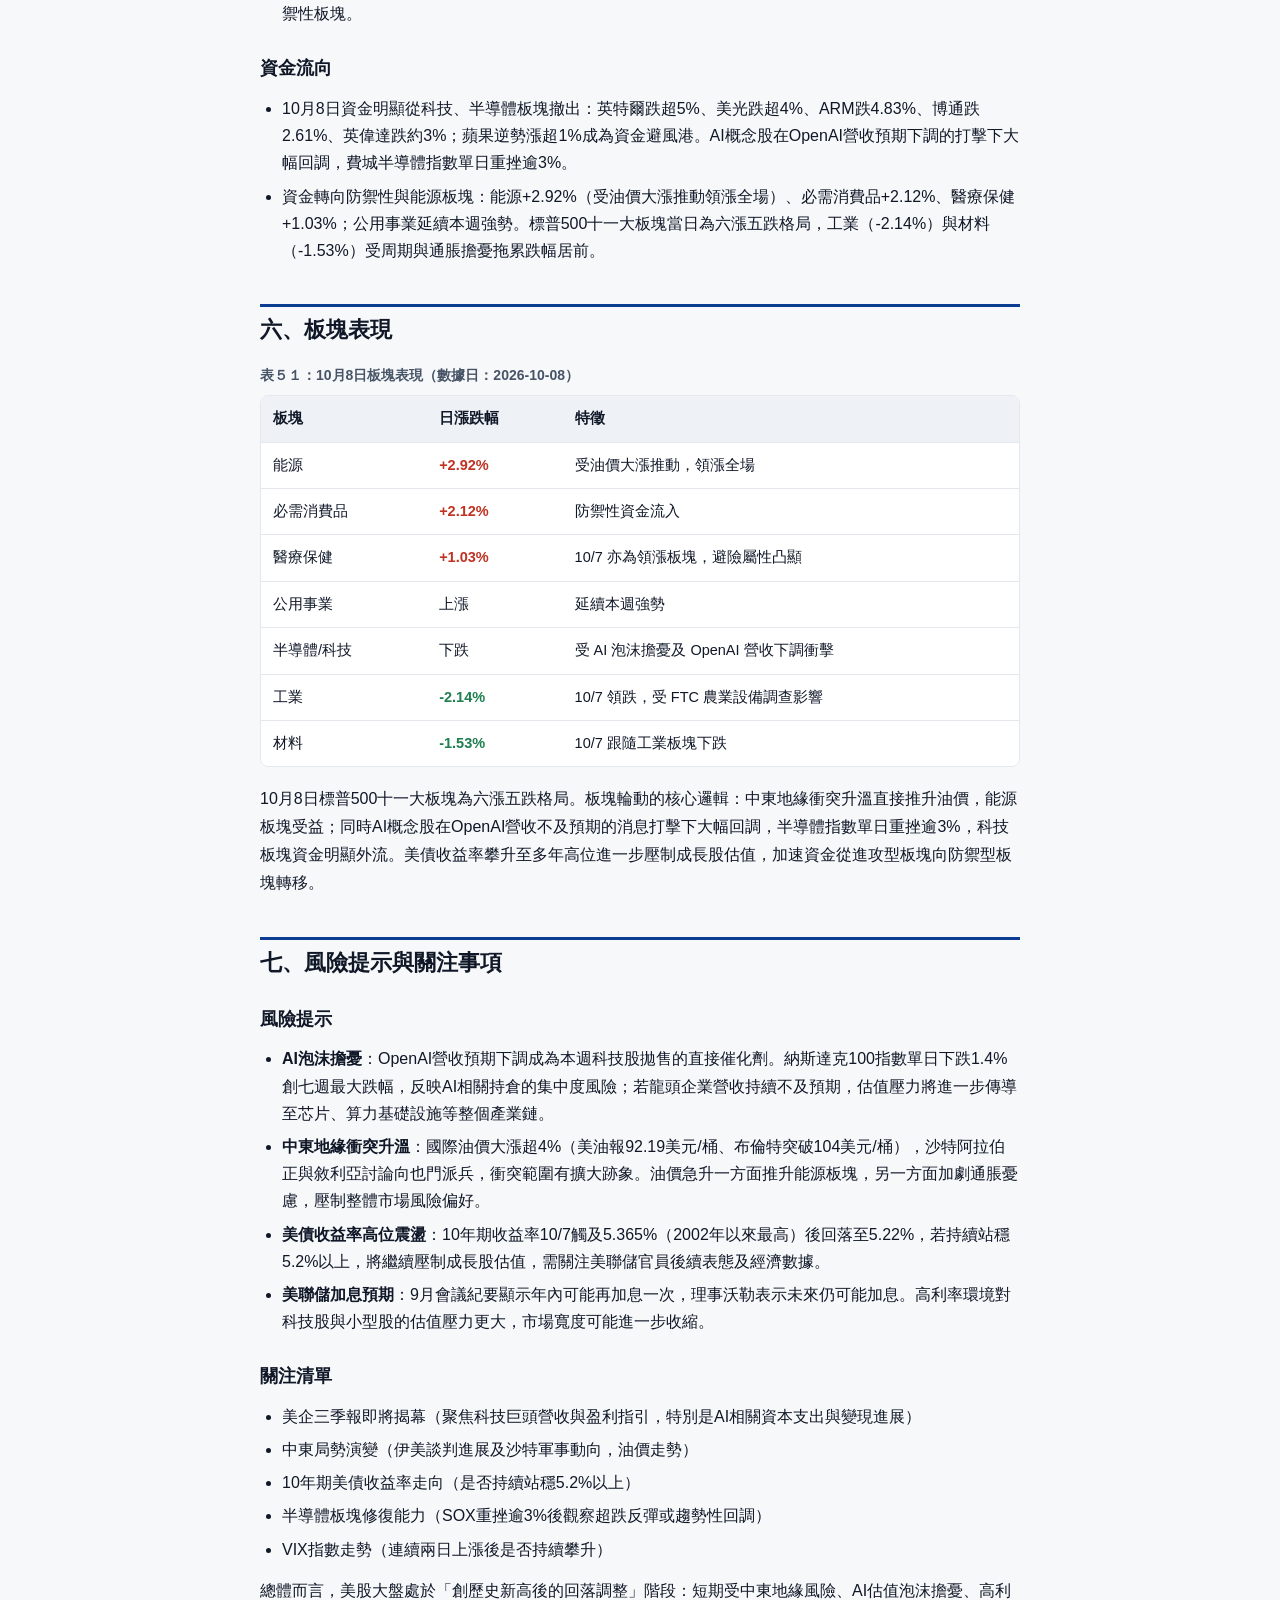
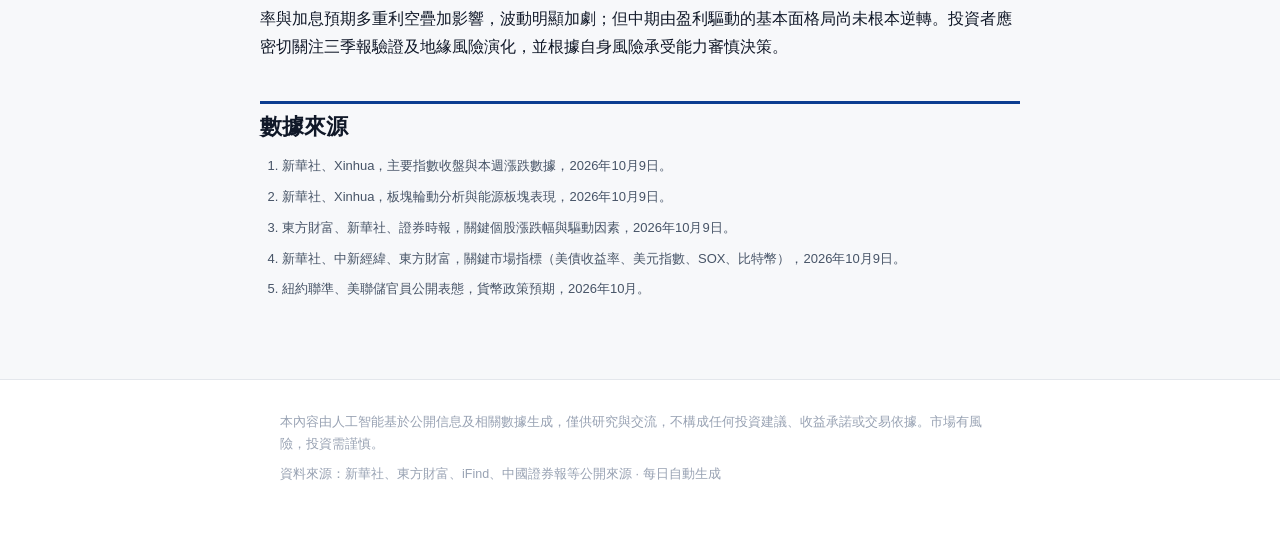
<file: us-market-monitor-hub/reports/2026-10-09.html>
<!DOCTYPE html>
<html lang="zh-Hant">
<head>
<meta charset="utf-8">
<meta name="viewport" content="width=device-width, initial-scale=1, viewport-fit=cover">
<meta name="description" content="三大指數震盪回落，納指單日下跌1.25%創七週最大跌幅。AI泡沫擔憂＋油價大漲逾4%＋美債收益率2002年新高三重壓力疊加；能源板塊因油價領漲全場，資金明顯轉向防禦。">
<title>10月9日 美國大盤監測報告</title>
<link rel="stylesheet" href="../assets/style.css">
</head>
<body>
<header class="site-head">
  <div class="head-inner">
    <a class="brand" href="../index.html">美國大盤監測報告</a>
    <a class="back" href="../index.html">← 所有報告</a>
  </div>
</header>
<main class="page">
<article>
<header class="report-head">
  <p class="kicker">數據截至 10/8 收盤</p>
  <h1>10月9日 · 美國大盤監測報告</h1>
  <p class="lede">三大指數震盪回落，納指單日下跌1.25%創七週最大跌幅。AI泡沫擔憂＋油價大漲逾4%＋美債收益率2002年新高三重壓力疊加；能源板塊因油價領漲全場，資金明顯轉向防禦。</p>
</header>
<h2 id="overview">一、市場概覽</h2><p>截至2026年10月8日收盤，美國股市呈現震盪回落格局。本週前兩個交易日（10月5日至6日）三大股指延續強勢，標普500指數與納斯達克綜合指數連續創下歷史新高；然而進入10月7日至8日，市場受多重利空因素打壓大幅回落，納斯達克綜合指數單日跌幅達1.25%，創七週以來最大單日跌幅。本輪回調的核心驅動因素包括：中東地緣衝突升溫推動國際油價大漲超過4%、OpenAI營收預期下調引發AI概念股拋售、美債收益率攀升至2002年以來高位，以及美聯儲官員釋放未來可能進一步加息的信號。</p><div class="callout k"><p><strong>核心判斷：</strong>核心判斷：短期市場受多重利空因素疊加影響進入調整，但中期由盈利驅動的基本面格局尚未根本逆轉。需重點關注三季報驗證及地緣風險演化。</p></div><p>具體而言，本期監測期間的三大特徵如下：<b>第一</b>，中東地緣衝突升溫推動國際油價大漲超過4%（美油報92.19美元/桶、布倫特突破104美元/桶），能源板塊因此領漲全場；<b>第二</b>，OpenAI營收預期下調引發AI概念股拋售，半導體與存儲芯片板塊成重災區，納斯達克100指數單日下跌1.4%創七週最大跌幅；<b>第三</b>，美債收益率攀升至2002年以來高位（10年期10/7曾觸及5.365%），加上美聯儲官員釋放可能進一步加息的信號，高收益率環境持續壓制成長股估值。</p><h2 id="indices">二、主要指數表現</h2><p>以下為美股三大指數在10月6日至8日的收盤表現（數據來源：新華社及各大財經媒體即日收盤報導）。本週前兩日三大指數連漲並創歷史新高，10月7日至8日連續回落。</p><figure class="tbl"><figcaption>表１１：美股主要指數近三日收盤（數據日：2026-10-08）</figcaption><div class="table-wrap"><table><thead><tr><th>日期</th><th>道瓊斯收盤</th><th>漲跌</th><th>標普500收盤</th><th>漲跌</th><th>納斯達克收盤</th><th>漲跌</th></tr></thead><tbody><tr><td>10/6（週二）</td><td>51,521.28</td><td class="up">+0.49%</td><td>7,818.93</td><td class="up">+0.58%</td><td>27,599.79</td><td class="up">+0.45%</td></tr><tr><td>10/7（週三）</td><td>51,179.87</td><td class="down">-0.66%</td><td>7,801.77</td><td class="down">-0.22%</td><td>27,538.69</td><td class="down">-0.22%</td></tr><tr><td>10/8（週四）</td><td>51,231.64</td><td class="up">+0.10%</td><td>7,765.36</td><td class="down">-0.47%</td><td>27,193.34</td><td class="down">-1.25%</td></tr></tbody></table></div></figure><figure class="chart"><figcaption>三大指數近三日漲跌對比（%）</figcaption><div class="chart-box"><svg viewBox="0 0 720 320" role="img"><g><line x1="56" y1="102.6" x2="704" y2="102.6" stroke="#101828" stroke-width="1"/><line x1="56" y1="272.0" x2="704" y2="272.0" stroke="#e4e7ec" stroke-width="1"/><text x="48" y="276.0" text-anchor="end" font-size="12" fill="#98a2b3">-1.2</text><line x1="56" y1="210.0" x2="704" y2="210.0" stroke="#e4e7ec" stroke-width="1"/><text x="48" y="214.0" text-anchor="end" font-size="12" fill="#98a2b3">-0.8</text><line x1="56" y1="148.0" x2="704" y2="148.0" stroke="#e4e7ec" stroke-width="1"/><text x="48" y="152.0" text-anchor="end" font-size="12" fill="#98a2b3">-0.3</text><line x1="56" y1="86.0" x2="704" y2="86.0" stroke="#e4e7ec" stroke-width="1"/><text x="48" y="90.0" text-anchor="end" font-size="12" fill="#98a2b3">+0.1</text><line x1="56" y1="24.0" x2="704" y2="24.0" stroke="#e4e7ec" stroke-width="1"/><text x="48" y="28.0" text-anchor="end" font-size="12" fill="#98a2b3">+0.6</text><rect x="109.0" y="36.2" width="34.0" height="66.4" rx="2" fill="#c03221" opacity="0.85"/><text x="126.0" y="30.2" text-anchor="middle" font-size="11" fill="#c03221">+0.49</text><rect x="147.0" y="24.0" width="34.0" height="78.6" rx="2" fill="#c03221" opacity="0.85"/><text x="164.0" y="18.0" text-anchor="middle" font-size="11" fill="#c03221">+0.58</text><rect x="185.0" y="41.6" width="34.0" height="61.0" rx="2" fill="#c03221" opacity="0.85"/><text x="202.0" y="35.6" text-anchor="middle" font-size="11" fill="#c03221">+0.45</text><text x="164.0" y="294" text-anchor="middle" font-size="13" fill="#475467">10/6</text><rect x="325.0" y="102.6" width="34.0" height="89.4" rx="2" fill="#1e7e4f" opacity="0.85"/><text x="342.0" y="208.0" text-anchor="middle" font-size="11" fill="#1e7e4f">-0.66</text><rect x="363.0" y="102.6" width="34.0" height="29.8" rx="2" fill="#1e7e4f" opacity="0.85"/><text x="380.0" y="148.4" text-anchor="middle" font-size="11" fill="#1e7e4f">-0.22</text><rect x="401.0" y="102.6" width="34.0" height="29.8" rx="2" fill="#1e7e4f" opacity="0.85"/><text x="418.0" y="148.4" text-anchor="middle" font-size="11" fill="#1e7e4f">-0.22</text><text x="380.0" y="294" text-anchor="middle" font-size="13" fill="#475467">10/7</text><rect x="541.0" y="89.0" width="34.0" height="13.6" rx="2" fill="#c03221" opacity="0.85"/><text x="558.0" y="83.0" text-anchor="middle" font-size="11" fill="#c03221">+0.10</text><rect x="579.0" y="102.6" width="34.0" height="63.7" rx="2" fill="#1e7e4f" opacity="0.85"/><text x="596.0" y="182.3" text-anchor="middle" font-size="11" fill="#1e7e4f">-0.47</text><rect x="617.0" y="102.6" width="34.0" height="169.4" rx="2" fill="#1e7e4f" opacity="0.85"/><text x="634.0" y="288.0" text-anchor="middle" font-size="11" fill="#1e7e4f">-1.25</text><text x="596.0" y="294" text-anchor="middle" font-size="13" fill="#475467">10/8</text><rect x="56" y="4" width="12" height="12" rx="2" fill="#0b3d91" opacity="0.85"/><text x="74" y="14" font-size="13" fill="#475467">道瓊斯</text><rect x="149" y="4" width="12" height="12" rx="2" fill="#475467" opacity="0.85"/><text x="167" y="14" font-size="13" fill="#475467">標普500</text><rect x="272" y="4" width="12" height="12" rx="2" fill="#c03221" opacity="0.85"/><text x="290" y="14" font-size="13" fill="#475467">納斯達克</text></g></svg></div><p class="chart-cap">圖１１：三大指數近三日漲跌對比（數據日：2026-10-06至10-08）</p></figure><p>從上表可見，10月8日道瓊工業平均指數逆勢小幅收高0.10%，但標普500與納斯達克分別下跌0.47%與1.25%，納指單日跌幅創七週以來最大。全週（10月5日至8日）道瓊累計下跌0.07%、標普500下跌0.11%、納斯達克累計下跌1.04%。羅素2000小型股指數10/7收於2,793.00，本週下跌1.31%（*為10/7單日跌幅）。</p><h3>羅素2000小型股</h3><p>羅素2000小型股指數10/7收於2,793.00，本週累計下跌1.31%（*為10/7單日跌幅）。小型股表現持續落後於大型股，反映市場資金在回調過程中優先撤離流動性較弱的小型標的。</p><h2 id="vix">三、VIX恐慌指數</h2><figure class="tbl"><figcaption>表１２：VIX恐慌指數近期變化</figcaption><div class="table-wrap"><table><thead><tr><th>時點</th><th>VIX數值</th><th>特徵</th></tr></thead><tbody><tr><td>10/7（週三）</td><td>15.08</td><td>週內低點</td></tr><tr><td>10/8（週四）</td><td>連續兩日上漲</td><td>恐慌情緒升溫</td></tr></tbody></table></div></figure><p>VIX恐慌指數於10/7收於15.08的週內低點後，10/8連續第二日上漲，反映市場避險情緒升溫。若VIX持續攀升，可能預示短期波動加劇；但當前水平仍處於歷史正常區間，未見系統性恐慌信號。</p><h2 id="macro">四、宏觀指標與聯準會</h2><div class="callout"><p>美聯儲官員釋放可能進一步加息的信號，10年期美債收益率10/7觸及5.365%（2002年以來最高）。</p></div><p>美聯儲9月會議紀要顯示年內可能再加息一次。美聯儲理事沃勒最新表示，未來可能還會加息，但不必連續加息，加息時點應有靈活性。10年期美債收益率在10月7日觸及5.365%，為2002年以來最高水平，反映市場對利率長期高位的定價；10/8回落至5.22%。高收益率環境對成長股估值形成持續壓力，同時2年期收益率4.75%反映市場對利率路徑的鷹派預期。</p><figure class="tbl"><figcaption>表４１：關鍵市場指標一覽（數據日：2026-10-08）</figcaption><div class="table-wrap"><table><thead><tr><th>指標</th><th>數值</th><th>備註</th></tr></thead><tbody><tr><td>10年期美債收益率</td><td>5.22%</td><td>10/7 曾觸及 5.365%，2002 年以來最高</td></tr><tr><td>2年期美債收益率</td><td>4.75%</td><td>反映利率路徑預期</td></tr><tr><td>30年期國債收益率</td><td>5.67%</td><td>10/7 上升 3 個基點</td></tr><tr><td>美元指數</td><td>102.28</td><td>10/7 上漲 0.44%</td></tr><tr><td>費城半導體指數(SOX)</td><td>12,804.62</td><td>10/8 下跌約 2% 至 3.4%</td></tr><tr><td>比特幣</td><td>約 82,000 美元</td><td>跌破 82,000 美元關口</td></tr></tbody></table></div></figure><p>宏觀圖景呈現「地緣風險升溫、利率高企、AI估值承壓」三重組合：國際油價大漲超4%（美油92.19美元/桶、布倫特突破104美元）加劇通脹憂慮；10年期美債收益率高位震盪（5.22%，10/7曾觸及5.365%）；美元指數走強至102.28。高利率與強美元環境持續壓制成長股估值，資金轉向能源與防禦性板塊。</p><h2 id="sentiment">五、市場情緒與資金流向</h2><h3>國債與利率</h3><ul class="flow-item"><li>10年期美國國債收益率10/7盤中觸及5.365%，創2002年以來最高水平，反映市場對利率長期高位的定價；10/8回落至5.22%。2年期收益率4.75%、30年期5.67%，國債收益率曲線整體維持高位。美元指數10/7上漲0.44%至102.28，強美元與高利率組合對成長股估值形成雙重壓制。</li><li>美聯儲9月會議紀要顯示年內可能再加息一次，理事沃勒表示未來仍可能加息但不必連續、時點應有靈活性。高收益率環境下，資金從科技與半導體等利率敏感板塊撤出，轉向能源、必需消費品、醫療保健等防禦性板塊。</li></ul><h3>資金流向</h3><ul class="flow-item"><li>10月8日資金明顯從科技、半導體板塊撤出：英特爾跌超5%、美光跌超4%、ARM跌4.83%、博通跌2.61%、英偉達跌約3%；蘋果逆勢漲超1%成為資金避風港。AI概念股在OpenAI營收預期下調的打擊下大幅回調，費城半導體指數單日重挫逾3%。</li><li>資金轉向防禦性與能源板塊：能源+2.92%（受油價大漲推動領漲全場）、必需消費品+2.12%、醫療保健+1.03%；公用事業延續本週強勢。標普500十一大板塊當日為六漲五跌格局，工業（-2.14%）與材料（-1.53%）受周期與通脹擔憂拖累跌幅居前。</li></ul><h2 id="sectors">六、板塊表現</h2><figure class="tbl"><figcaption>表５１：10月8日板塊表現（數據日：2026-10-08）</figcaption><div class="table-wrap"><table><thead><tr><th>板塊</th><th>日漲跌幅</th><th>特徵</th></tr></thead><tbody><tr><td>能源</td><td class="up">+2.92%</td><td>受油價大漲推動，領漲全場</td></tr><tr><td>必需消費品</td><td class="up">+2.12%</td><td>防禦性資金流入</td></tr><tr><td>醫療保健</td><td class="up">+1.03%</td><td>10/7 亦為領漲板塊，避險屬性凸顯</td></tr><tr><td>公用事業</td><td>上漲</td><td>延續本週強勢</td></tr><tr><td>半導體/科技</td><td>下跌</td><td>受 AI 泡沫擔憂及 OpenAI 營收下調衝擊</td></tr><tr><td>工業</td><td class="down">-2.14%</td><td>10/7 領跌，受 FTC 農業設備調查影響</td></tr><tr><td>材料</td><td class="down">-1.53%</td><td>10/7 跟隨工業板塊下跌</td></tr></tbody></table></div></figure><p>10月8日標普500十一大板塊為六漲五跌格局。板塊輪動的核心邏輯：中東地緣衝突升溫直接推升油價，能源板塊受益；同時AI概念股在OpenAI營收不及預期的消息打擊下大幅回調，半導體指數單日重挫逾3%，科技板塊資金明顯外流。美債收益率攀升至多年高位進一步壓制成長股估值，加速資金從進攻型板塊向防禦型板塊轉移。</p><h2 id="risks">七、風險提示與關注事項</h2><h3>風險提示</h3><ul class="risk-item"><li><b>AI泡沫擔憂</b>：OpenAI營收預期下調成為本週科技股拋售的直接催化劑。納斯達克100指數單日下跌1.4%創七週最大跌幅，反映AI相關持倉的集中度風險；若龍頭企業營收持續不及預期，估值壓力將進一步傳導至芯片、算力基礎設施等整個產業鏈。</li><li><b>中東地緣衝突升溫</b>：國際油價大漲超4%（美油報92.19美元/桶、布倫特突破104美元/桶），沙特阿拉伯正與敘利亞討論向也門派兵，衝突範圍有擴大跡象。油價急升一方面推升能源板塊，另一方面加劇通脹憂慮，壓制整體市場風險偏好。</li><li><b>美債收益率高位震盪</b>：10年期收益率10/7觸及5.365%（2002年以來最高）後回落至5.22%，若持續站穩5.2%以上，將繼續壓制成長股估值，需關注美聯儲官員後續表態及經濟數據。</li><li><b>美聯儲加息預期</b>：9月會議紀要顯示年內可能再加息一次，理事沃勒表示未來仍可能加息。高利率環境對科技股與小型股的估值壓力更大，市場寬度可能進一步收縮。</li></ul><h3>關注清單</h3><ul class="watch-item"><li>美企三季報即將揭幕（聚焦科技巨頭營收與盈利指引，特別是AI相關資本支出與變現進展）</li><li>中東局勢演變（伊美談判進展及沙特軍事動向，油價走勢）</li><li>10年期美債收益率走向（是否持續站穩5.2%以上）</li><li>半導體板塊修復能力（SOX重挫逾3%後觀察超跌反彈或趨勢性回調）</li><li>VIX指數走勢（連續兩日上漲後是否持續攀升）</li></ul><p>總體而言，美股大盤處於「創歷史新高後的回落調整」階段：短期受中東地緣風險、AI估值泡沫擔憂、高利率與加息預期多重利空疊加影響，波動明顯加劇；但中期由盈利驅動的基本面格局尚未根本逆轉。投資者應密切關注三季報驗證及地緣風險演化，並根據自身風險承受能力審慎決策。</p><h2 id="sources">數據來源</h2><ol class="src-list"><li>新華社、Xinhua，主要指數收盤與本週漲跌數據，2026年10月9日。</li><li>新華社、Xinhua，板塊輪動分析與能源板塊表現，2026年10月9日。</li><li>東方財富、新華社、證券時報，關鍵個股漲跌幅與驅動因素，2026年10月9日。</li><li>新華社、中新經緯、東方財富，關鍵市場指標（美債收益率、美元指數、SOX、比特幣），2026年10月9日。</li><li>紐約聯準、美聯儲官員公開表態，貨幣政策預期，2026年10月。</li></ol>
</article></main>
<footer class="site-foot">
  <div class="foot-inner">
    <p>本內容由人工智能基於公開信息及相關數據生成，僅供研究與交流，不構成任何投資建議、收益承諾或交易依據。市場有風險，投資需謹慎。</p>
    <p class="meta">資料來源：新華社、東方財富、iFind、中國證券報等公開來源 · 每日自動生成</p>
  </div>
</footer>
</body>
</html>
</file>
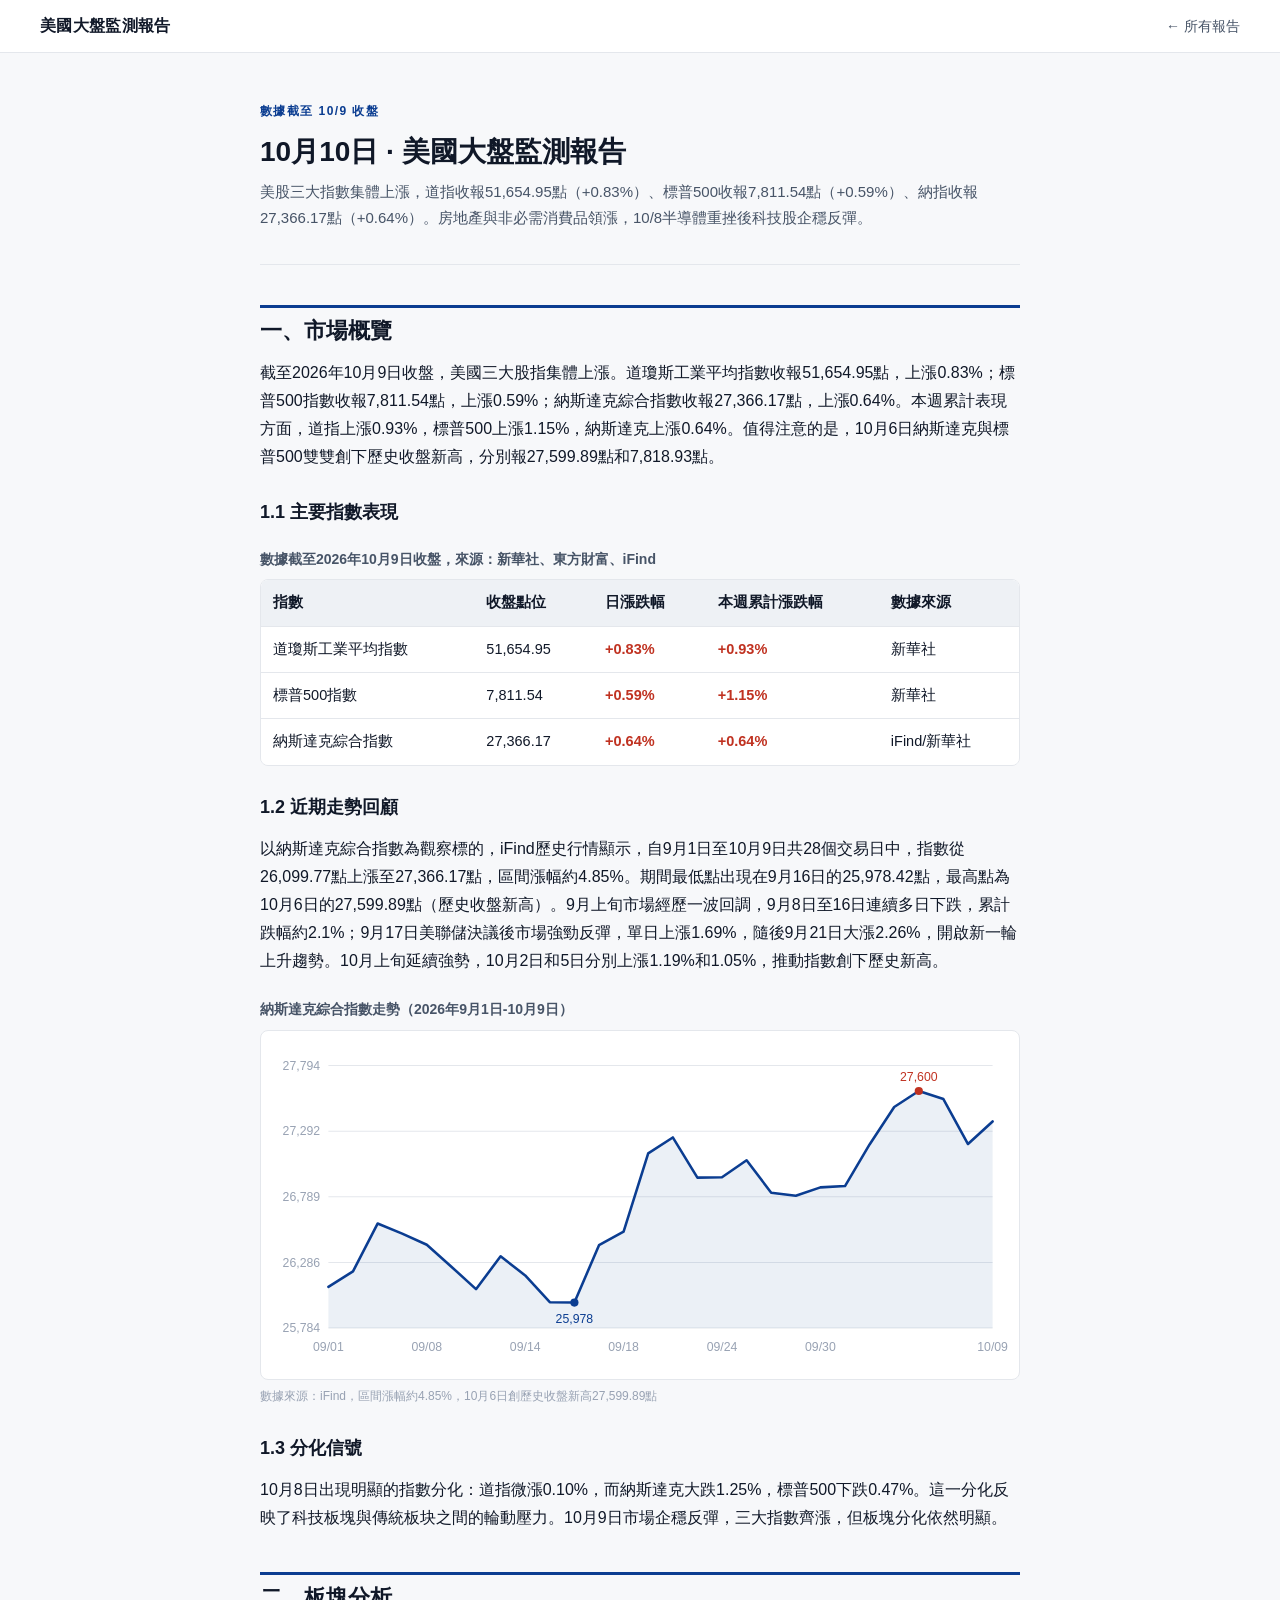
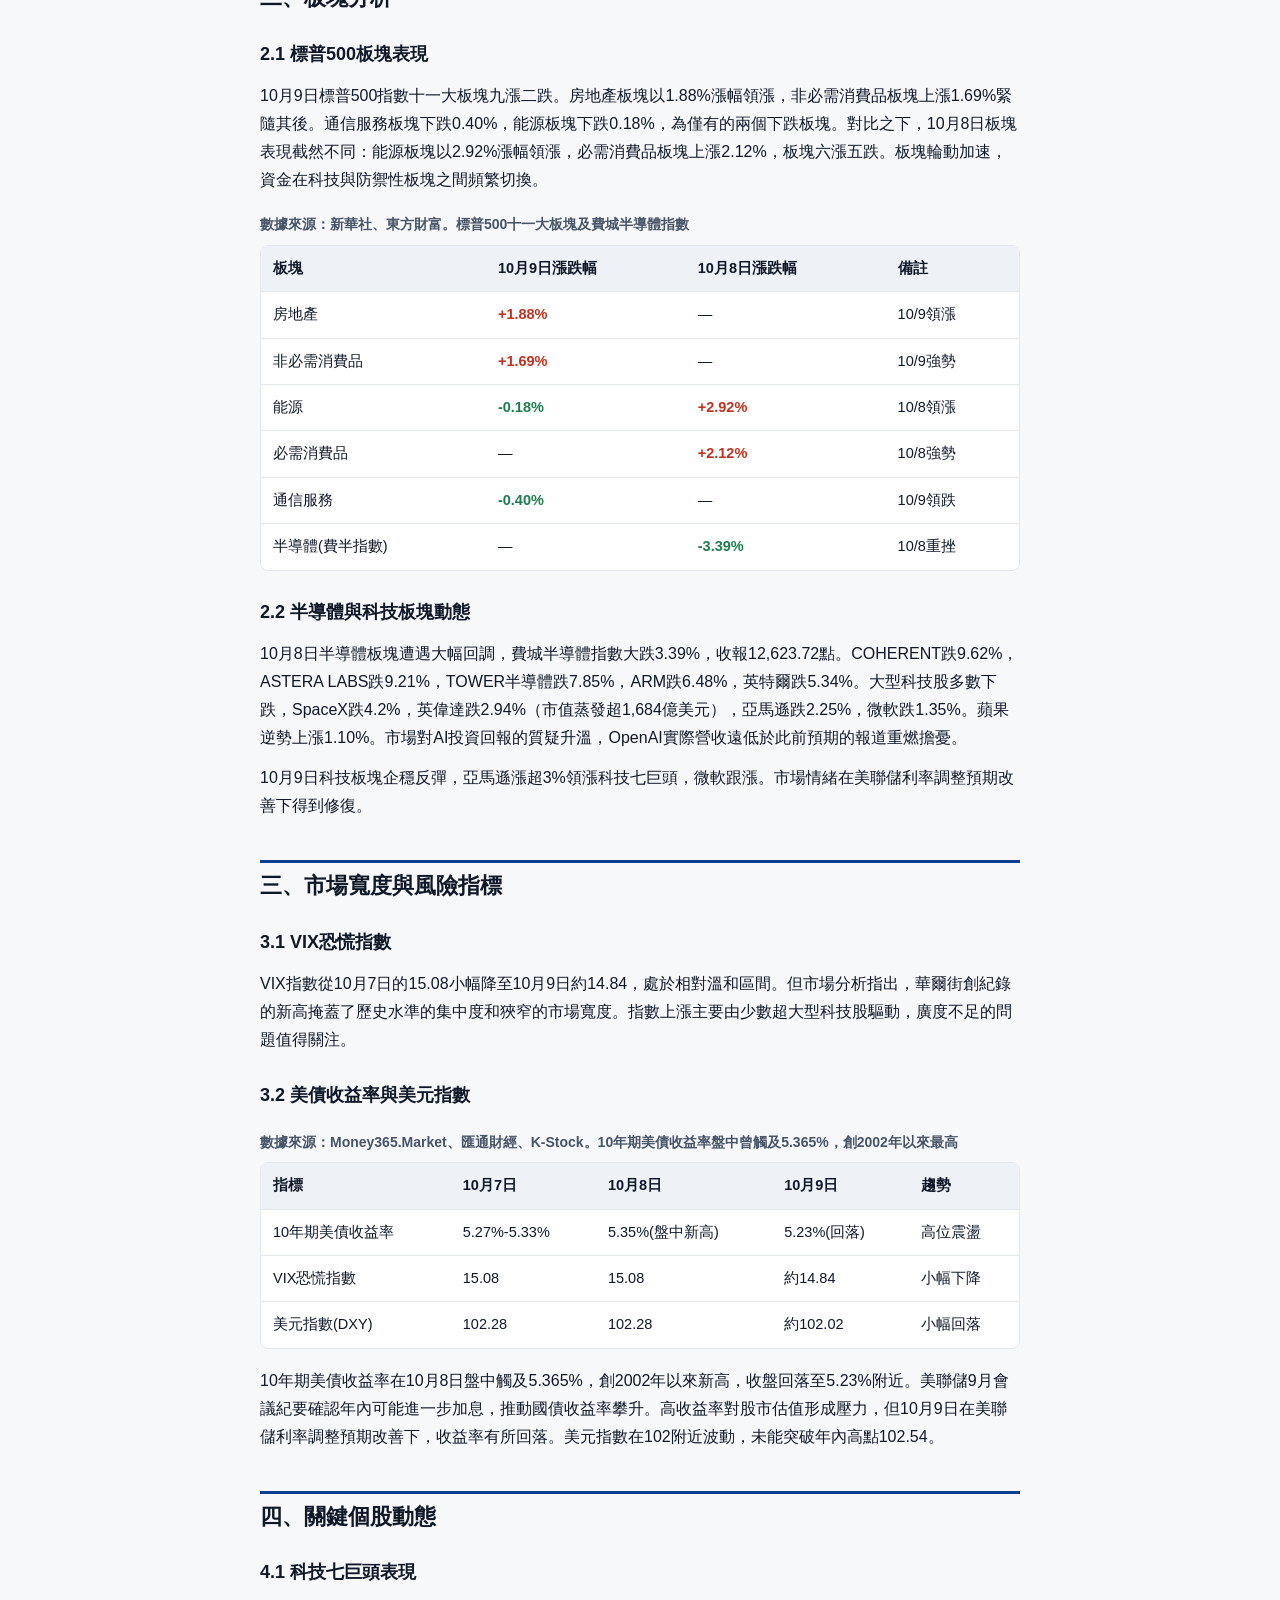
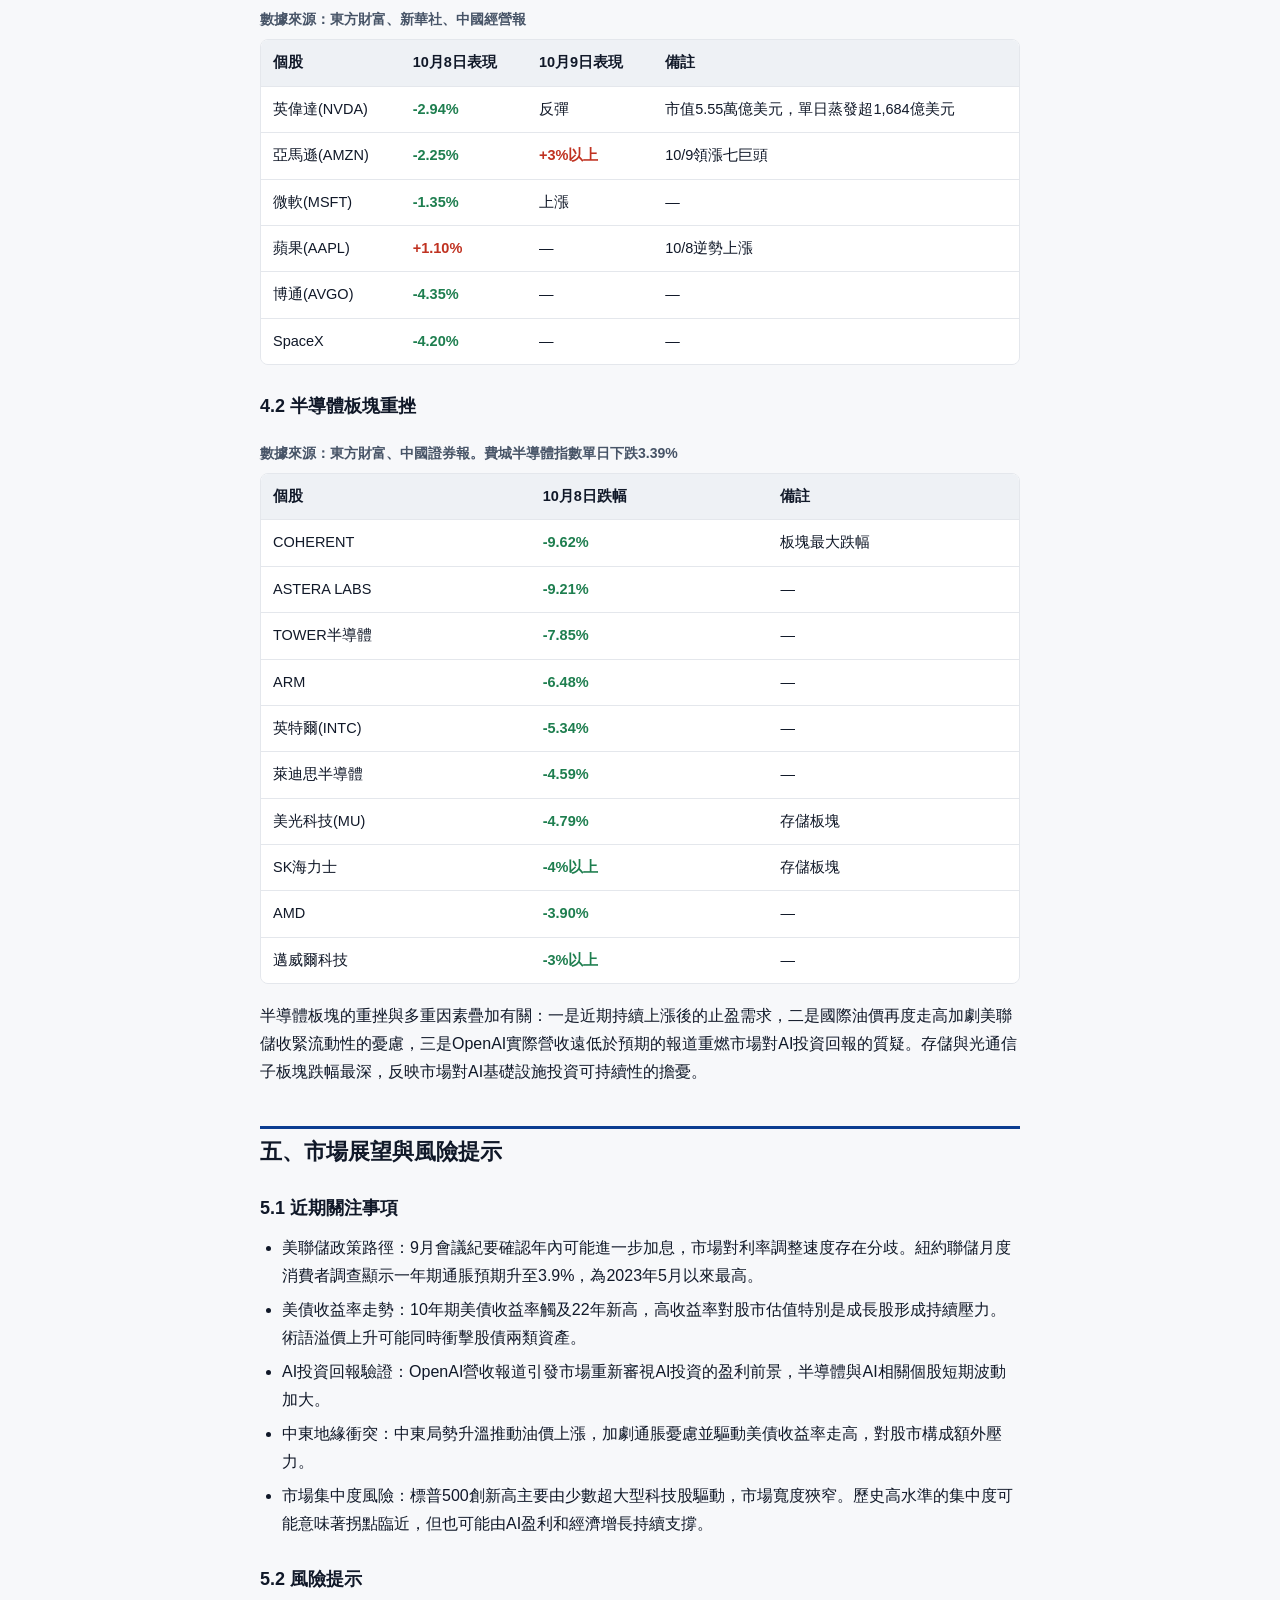
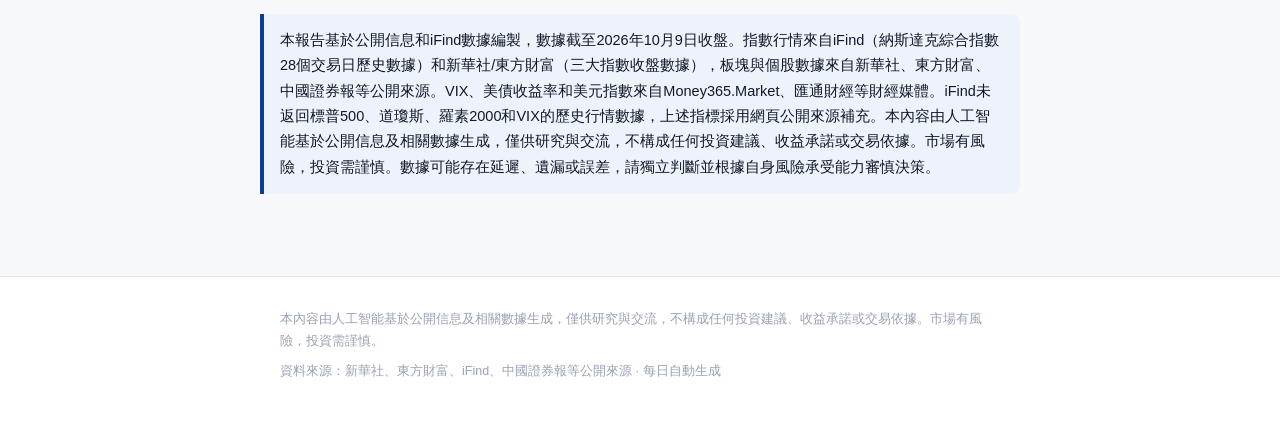
<file: us-market-monitor-hub/reports/2026-10-10.html>
<!DOCTYPE html>
<html lang="zh-Hant">
<head>
<meta charset="utf-8">
<meta name="viewport" content="width=device-width, initial-scale=1, viewport-fit=cover">
<meta name="description" content="美股三大指數集體上漲，道指收報51,654.95點（+0.83%）、標普500收報7,811.54點（+0.59%）、納指收報27,366.17點（+0.64%）。房地產與非必需消費品領漲，10/8半導體重挫後科技股企穩反彈。">
<title>10月10日 美國大盤監測報告</title>
<link rel="stylesheet" href="../assets/style.css">
</head>
<body>
<header class="site-head">
  <div class="head-inner">
    <a class="brand" href="../index.html">美國大盤監測報告</a>
    <a class="back" href="../index.html">← 所有報告</a>
  </div>
</header>
<main class="page">
<article>
<header class="report-head">
  <p class="kicker">數據截至 10/9 收盤</p>
  <h1>10月10日 · 美國大盤監測報告</h1>
  <p class="lede">美股三大指數集體上漲，道指收報51,654.95點（+0.83%）、標普500收報7,811.54點（+0.59%）、納指收報27,366.17點（+0.64%）。房地產與非必需消費品領漲，10/8半導體重挫後科技股企穩反彈。</p>
</header>
<h2 id="一、市場概覽">一、市場概覽</h2><p>截至2026年10月9日收盤，美國三大股指集體上漲。道瓊斯工業平均指數收報51,654.95點，上漲0.83%；標普500指數收報7,811.54點，上漲0.59%；納斯達克綜合指數收報27,366.17點，上漲0.64%。本週累計表現方面，道指上漲0.93%，標普500上漲1.15%，納斯達克上漲0.64%。值得注意的是，10月6日納斯達克與標普500雙雙創下歷史收盤新高，分別報27,599.89點和7,818.93點。</p><h3>1.1 主要指數表現</h3><figure class="tbl"><figcaption>數據截至2026年10月9日收盤，來源：新華社、東方財富、iFind</figcaption><div class="table-wrap"><table><thead><tr><th>指數</th><th>收盤點位</th><th>日漲跌幅</th><th>本週累計漲跌幅</th><th>數據來源</th></tr></thead><tbody><tr><td>道瓊斯工業平均指數</td><td>51,654.95</td><td class="up">+0.83%</td><td class="up">+0.93%</td><td>新華社</td></tr><tr><td>標普500指數</td><td>7,811.54</td><td class="up">+0.59%</td><td class="up">+1.15%</td><td>新華社</td></tr><tr><td>納斯達克綜合指數</td><td>27,366.17</td><td class="up">+0.64%</td><td class="up">+0.64%</td><td>iFind/新華社</td></tr></tbody></table></div></figure><h3>1.2 近期走勢回顧</h3><p>以納斯達克綜合指數為觀察標的，iFind歷史行情顯示，自9月1日至10月9日共28個交易日中，指數從26,099.77點上漲至27,366.17點，區間漲幅約4.85%。期間最低點出現在9月16日的25,978.42點，最高點為10月6日的27,599.89點（歷史收盤新高）。9月上旬市場經歷一波回調，9月8日至16日連續多日下跌，累計跌幅約2.1%；9月17日美聯儲決議後市場強勁反彈，單日上漲1.69%，隨後9月21日大漲2.26%，開啟新一輪上升趨勢。10月上旬延續強勢，10月2日和5日分別上漲1.19%和1.05%，推動指數創下歷史新高。</p><figure class="chart"><figcaption>納斯達克綜合指數走勢（2026年9月1日-10月9日）</figcaption><div class="chart-box"><svg viewBox="0 0 720 320" role="img" aria-label="納斯達克綜合指數走勢（2026年9月1日-10月9日）"><line x1="56" y1="280.0" x2="704" y2="280.0" stroke="#e4e7ec" stroke-width="1"/><text x="48" y="284.0" text-anchor="end" font-size="12" fill="#98a2b3">25,784</text><line x1="56" y1="216.0" x2="704" y2="216.0" stroke="#e4e7ec" stroke-width="1"/><text x="48" y="220.0" text-anchor="end" font-size="12" fill="#98a2b3">26,286</text><line x1="56" y1="152.0" x2="704" y2="152.0" stroke="#e4e7ec" stroke-width="1"/><text x="48" y="156.0" text-anchor="end" font-size="12" fill="#98a2b3">26,789</text><line x1="56" y1="88.0" x2="704" y2="88.0" stroke="#e4e7ec" stroke-width="1"/><text x="48" y="92.0" text-anchor="end" font-size="12" fill="#98a2b3">27,292</text><line x1="56" y1="24.0" x2="704" y2="24.0" stroke="#e4e7ec" stroke-width="1"/><text x="48" y="28.0" text-anchor="end" font-size="12" fill="#98a2b3">27,794</text><text x="56.0" y="302" text-anchor="middle" font-size="12" fill="#98a2b3">09/01</text><text x="152.0" y="302" text-anchor="middle" font-size="12" fill="#98a2b3">09/08</text><text x="248.0" y="302" text-anchor="middle" font-size="12" fill="#98a2b3">09/14</text><text x="344.0" y="302" text-anchor="middle" font-size="12" fill="#98a2b3">09/18</text><text x="440.0" y="302" text-anchor="middle" font-size="12" fill="#98a2b3">09/24</text><text x="536.0" y="302" text-anchor="middle" font-size="12" fill="#98a2b3">09/30</text><text x="704.0" y="302" text-anchor="middle" font-size="12" fill="#98a2b3">10/09</text><path d="M 56.0,280 56.0,239.8 80.0,224.7 104.0,178.1 128.0,187.9 152.0,198.8 176.0,220.2 200.0,242.1 224.0,210.1 248.0,228.7 272.0,254.8 296.0,255.2 320.0,199.2 344.0,185.9 368.0,109.6 392.0,94.1 416.0,133.3 440.0,132.9 464.0,116.4 488.0,148.0 512.0,150.9 536.0,142.8 560.0,141.5 584.0,100.9 608.0,64.4 632.0,48.8 656.0,56.6 680.0,100.5 704.0,78.5 704.0,280 Z" fill="#0b3d91" opacity="0.08" stroke="none"/><polyline points="56.0,239.8 80.0,224.7 104.0,178.1 128.0,187.9 152.0,198.8 176.0,220.2 200.0,242.1 224.0,210.1 248.0,228.7 272.0,254.8 296.0,255.2 320.0,199.2 344.0,185.9 368.0,109.6 392.0,94.1 416.0,133.3 440.0,132.9 464.0,116.4 488.0,148.0 512.0,150.9 536.0,142.8 560.0,141.5 584.0,100.9 608.0,64.4 632.0,48.8 656.0,56.6 680.0,100.5 704.0,78.5" fill="none" stroke="#0b3d91" stroke-width="2.5" stroke-linejoin="round" stroke-linecap="round"/><circle cx="632.0" cy="48.8" r="4" fill="#c03221"/><text x="632.0" y="38.8" text-anchor="middle" font-size="12" fill="#c03221">27,600</text><circle cx="296.0" cy="255.2" r="4" fill="#0b3d91"/><text x="296.0" y="275.2" text-anchor="middle" font-size="12" fill="#0b3d91">25,978</text></svg></div><p class="chart-cap">數據來源：iFind，區間漲幅約4.85%，10月6日創歷史收盤新高27,599.89點</p></figure><h3>1.3 分化信號</h3><p>10月8日出現明顯的指數分化：道指微漲0.10%，而納斯達克大跌1.25%，標普500下跌0.47%。這一分化反映了科技板塊與傳統板块之間的輪動壓力。10月9日市場企穩反彈，三大指數齊漲，但板塊分化依然明顯。</p><h2 id="二、板塊分析">二、板塊分析</h2><h3>2.1 標普500板塊表現</h3><p>10月9日標普500指數十一大板塊九漲二跌。房地產板塊以1.88%漲幅領漲，非必需消費品板塊上漲1.69%緊隨其後。通信服務板塊下跌0.40%，能源板塊下跌0.18%，為僅有的兩個下跌板塊。對比之下，10月8日板塊表現截然不同：能源板塊以2.92%漲幅領漲，必需消費品板塊上漲2.12%，板塊六漲五跌。板塊輪動加速，資金在科技與防禦性板塊之間頻繁切換。</p><figure class="tbl"><figcaption>數據來源：新華社、東方財富。標普500十一大板塊及費城半導體指數</figcaption><div class="table-wrap"><table><thead><tr><th>板塊</th><th>10月9日漲跌幅</th><th>10月8日漲跌幅</th><th>備註</th></tr></thead><tbody><tr><td>房地產</td><td class="up">+1.88%</td><td>—</td><td>10/9領漲</td></tr><tr><td>非必需消費品</td><td class="up">+1.69%</td><td>—</td><td>10/9強勢</td></tr><tr><td>能源</td><td class="down">-0.18%</td><td class="up">+2.92%</td><td>10/8領漲</td></tr><tr><td>必需消費品</td><td>—</td><td class="up">+2.12%</td><td>10/8強勢</td></tr><tr><td>通信服務</td><td class="down">-0.40%</td><td>—</td><td>10/9領跌</td></tr><tr><td>半導體(費半指數)</td><td>—</td><td class="down">-3.39%</td><td>10/8重挫</td></tr></tbody></table></div></figure><h3>2.2 半導體與科技板塊動態</h3><p>10月8日半導體板塊遭遇大幅回調，費城半導體指數大跌3.39%，收報12,623.72點。COHERENT跌9.62%，ASTERA LABS跌9.21%，TOWER半導體跌7.85%，ARM跌6.48%，英特爾跌5.34%。大型科技股多數下跌，SpaceX跌4.2%，英偉達跌2.94%（市值蒸發超1,684億美元），亞馬遜跌2.25%，微軟跌1.35%。蘋果逆勢上漲1.10%。市場對AI投資回報的質疑升溫，OpenAI實際營收遠低於此前預期的報道重燃擔憂。</p><p>10月9日科技板塊企穩反彈，亞馬遜漲超3%領漲科技七巨頭，微軟跟漲。市場情緒在美聯儲利率調整預期改善下得到修復。</p><h2 id="三、市場寬度與風險指標">三、市場寬度與風險指標</h2><h3>3.1 VIX恐慌指數</h3><p>VIX指數從10月7日的15.08小幅降至10月9日約14.84，處於相對溫和區間。但市場分析指出，華爾街創紀錄的新高掩蓋了歷史水準的集中度和狹窄的市場寬度。指數上漲主要由少數超大型科技股驅動，廣度不足的問題值得關注。</p><h3>3.2 美債收益率與美元指數</h3><figure class="tbl"><figcaption>數據來源：Money365.Market、匯通財經、K-Stock。10年期美債收益率盤中曾觸及5.365%，創2002年以來最高</figcaption><div class="table-wrap"><table><thead><tr><th>指標</th><th>10月7日</th><th>10月8日</th><th>10月9日</th><th>趨勢</th></tr></thead><tbody><tr><td>10年期美債收益率</td><td>5.27%-5.33%</td><td>5.35%(盤中新高)</td><td>5.23%(回落)</td><td>高位震盪</td></tr><tr><td>VIX恐慌指數</td><td>15.08</td><td>15.08</td><td>約14.84</td><td>小幅下降</td></tr><tr><td>美元指數(DXY)</td><td>102.28</td><td>102.28</td><td>約102.02</td><td>小幅回落</td></tr></tbody></table></div></figure><p>10年期美債收益率在10月8日盤中觸及5.365%，創2002年以來新高，收盤回落至5.23%附近。美聯儲9月會議紀要確認年內可能進一步加息，推動國債收益率攀升。高收益率對股市估值形成壓力，但10月9日在美聯儲利率調整預期改善下，收益率有所回落。美元指數在102附近波動，未能突破年內高點102.54。</p><h2 id="四、關鍵個股動態">四、關鍵個股動態</h2><h3>4.1 科技七巨頭表現</h3><figure class="tbl"><figcaption>數據來源：東方財富、新華社、中國經營報</figcaption><div class="table-wrap"><table><thead><tr><th>個股</th><th>10月8日表現</th><th>10月9日表現</th><th>備註</th></tr></thead><tbody><tr><td>英偉達(NVDA)</td><td class="down">-2.94%</td><td>反彈</td><td>市值5.55萬億美元，單日蒸發超1,684億美元</td></tr><tr><td>亞馬遜(AMZN)</td><td class="down">-2.25%</td><td class="up">+3%以上</td><td>10/9領漲七巨頭</td></tr><tr><td>微軟(MSFT)</td><td class="down">-1.35%</td><td>上漲</td><td>—</td></tr><tr><td>蘋果(AAPL)</td><td class="up">+1.10%</td><td>—</td><td>10/8逆勢上漲</td></tr><tr><td>博通(AVGO)</td><td class="down">-4.35%</td><td>—</td><td>—</td></tr><tr><td>SpaceX</td><td class="down">-4.20%</td><td>—</td><td>—</td></tr></tbody></table></div></figure><h3>4.2 半導體板塊重挫</h3><figure class="tbl"><figcaption>數據來源：東方財富、中國證券報。費城半導體指數單日下跌3.39%</figcaption><div class="table-wrap"><table><thead><tr><th>個股</th><th>10月8日跌幅</th><th>備註</th></tr></thead><tbody><tr><td>COHERENT</td><td class="down">-9.62%</td><td>板塊最大跌幅</td></tr><tr><td>ASTERA LABS</td><td class="down">-9.21%</td><td>—</td></tr><tr><td>TOWER半導體</td><td class="down">-7.85%</td><td>—</td></tr><tr><td>ARM</td><td class="down">-6.48%</td><td>—</td></tr><tr><td>英特爾(INTC)</td><td class="down">-5.34%</td><td>—</td></tr><tr><td>萊迪思半導體</td><td class="down">-4.59%</td><td>—</td></tr><tr><td>美光科技(MU)</td><td class="down">-4.79%</td><td>存儲板塊</td></tr><tr><td>SK海力士</td><td class="down">-4%以上</td><td>存儲板塊</td></tr><tr><td>AMD</td><td class="down">-3.90%</td><td>—</td></tr><tr><td>邁威爾科技</td><td class="down">-3%以上</td><td>—</td></tr></tbody></table></div></figure><p>半導體板塊的重挫與多重因素疊加有關：一是近期持續上漲後的止盈需求，二是國際油價再度走高加劇美聯儲收緊流動性的憂慮，三是OpenAI實際營收遠低於預期的報道重燃市場對AI投資回報的質疑。存儲與光通信子板塊跌幅最深，反映市場對AI基礎設施投資可持續性的擔憂。</p><h2 id="五、市場展望與風險提示">五、市場展望與風險提示</h2><h3>5.1 近期關注事項</h3><ul><li>美聯儲政策路徑：9月會議紀要確認年內可能進一步加息，市場對利率調整速度存在分歧。紐約聯儲月度消費者調查顯示一年期通脹預期升至3.9%，為2023年5月以來最高。</li><li>美債收益率走勢：10年期美債收益率觸及22年新高，高收益率對股市估值特別是成長股形成持續壓力。術語溢價上升可能同時衝擊股債兩類資產。</li><li>AI投資回報驗證：OpenAI營收報道引發市場重新審視AI投資的盈利前景，半導體與AI相關個股短期波動加大。</li><li>中東地緣衝突：中東局勢升溫推動油價上漲，加劇通脹憂慮並驅動美債收益率走高，對股市構成額外壓力。</li><li>市場集中度風險：標普500創新高主要由少數超大型科技股驅動，市場寬度狹窄。歷史高水準的集中度可能意味著拐點臨近，但也可能由AI盈利和經濟增長持續支撐。</li></ul><h3>5.2 風險提示</h3><div class="callout"><p>本報告基於公開信息和iFind數據編製，數據截至2026年10月9日收盤。指數行情來自iFind（納斯達克綜合指數28個交易日歷史數據）和新華社/東方財富（三大指數收盤數據），板塊與個股數據來自新華社、東方財富、中國證券報等公開來源。VIX、美債收益率和美元指數來自Money365.Market、匯通財經等財經媒體。iFind未返回標普500、道瓊斯、羅素2000和VIX的歷史行情數據，上述指標採用網頁公開來源補充。本內容由人工智能基於公開信息及相關數據生成，僅供研究與交流，不構成任何投資建議、收益承諾或交易依據。市場有風險，投資需謹慎。數據可能存在延遲、遺漏或誤差，請獨立判斷並根據自身風險承受能力審慎決策。</p></div>
</article></main>
<footer class="site-foot">
  <div class="foot-inner">
    <p>本內容由人工智能基於公開信息及相關數據生成，僅供研究與交流，不構成任何投資建議、收益承諾或交易依據。市場有風險，投資需謹慎。</p>
    <p class="meta">資料來源：新華社、東方財富、iFind、中國證券報等公開來源 · 每日自動生成</p>
  </div>
</footer>
</body>
</html>
</file>
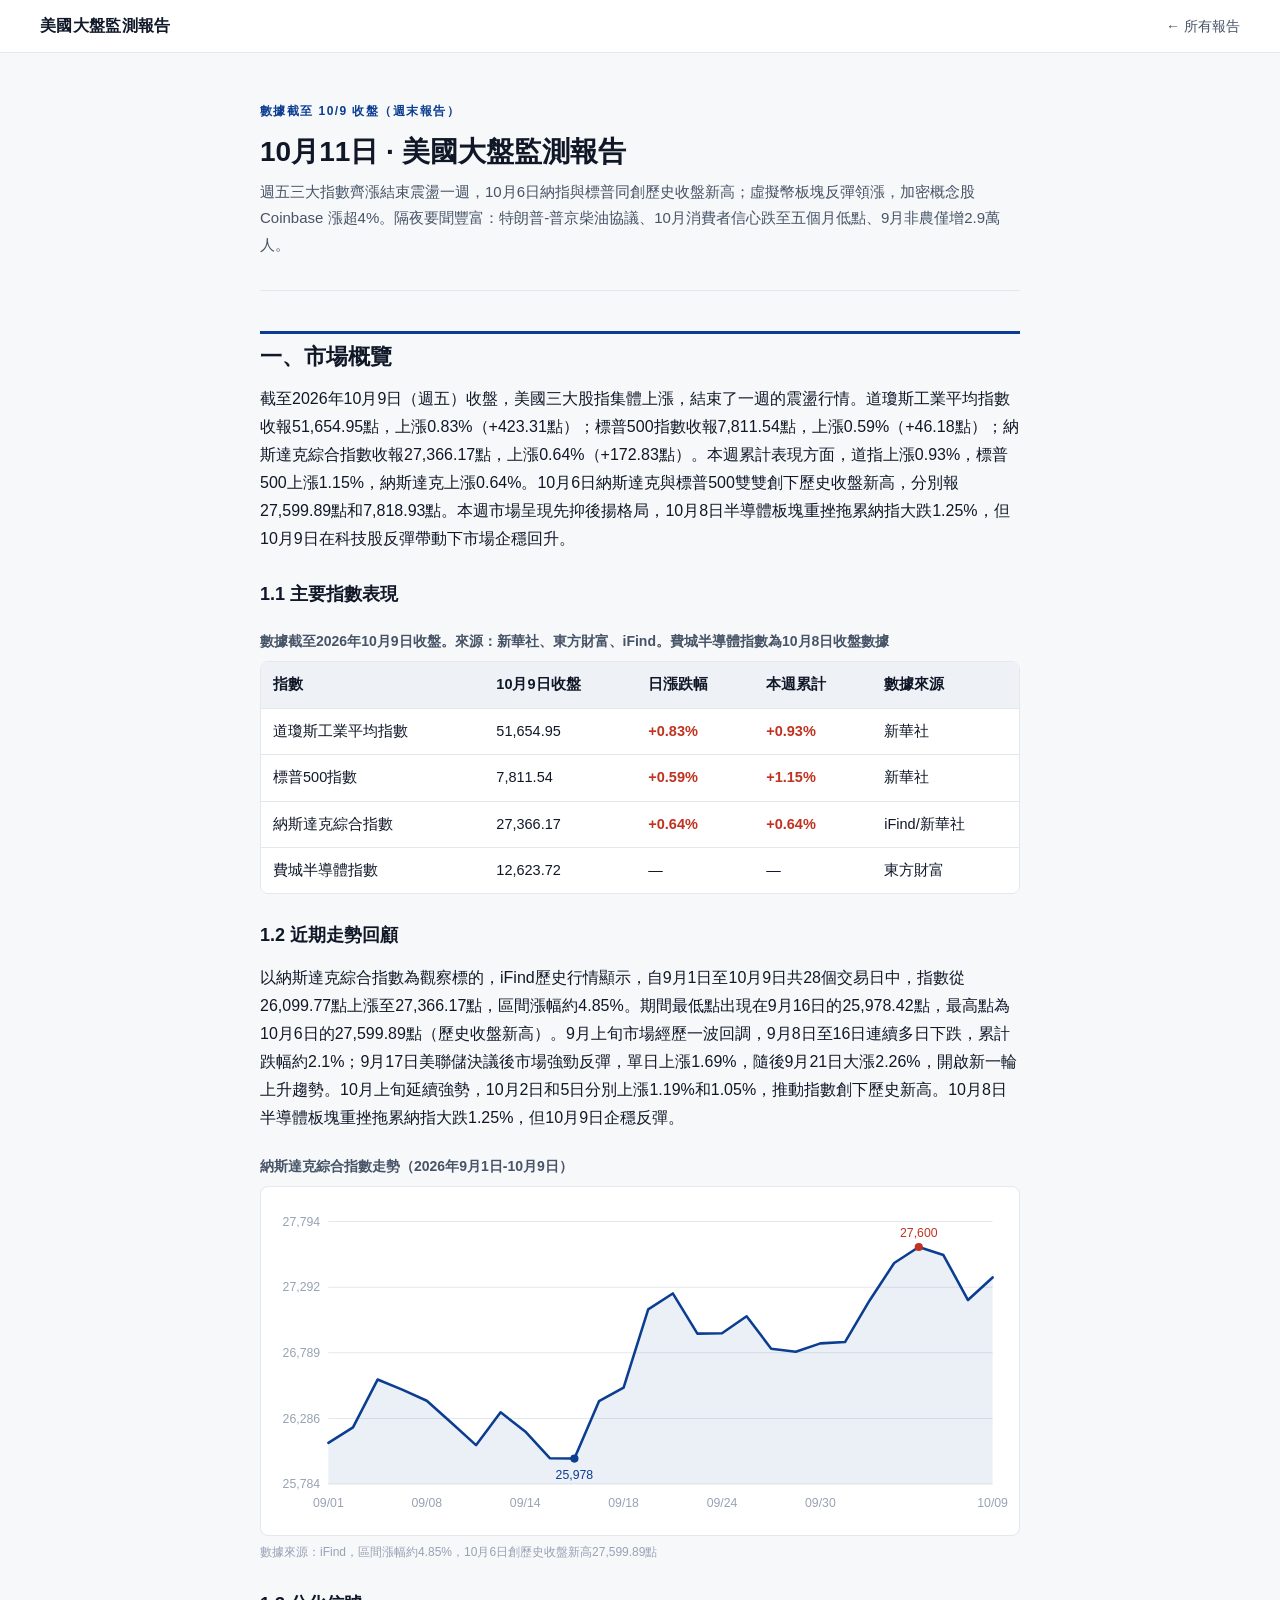
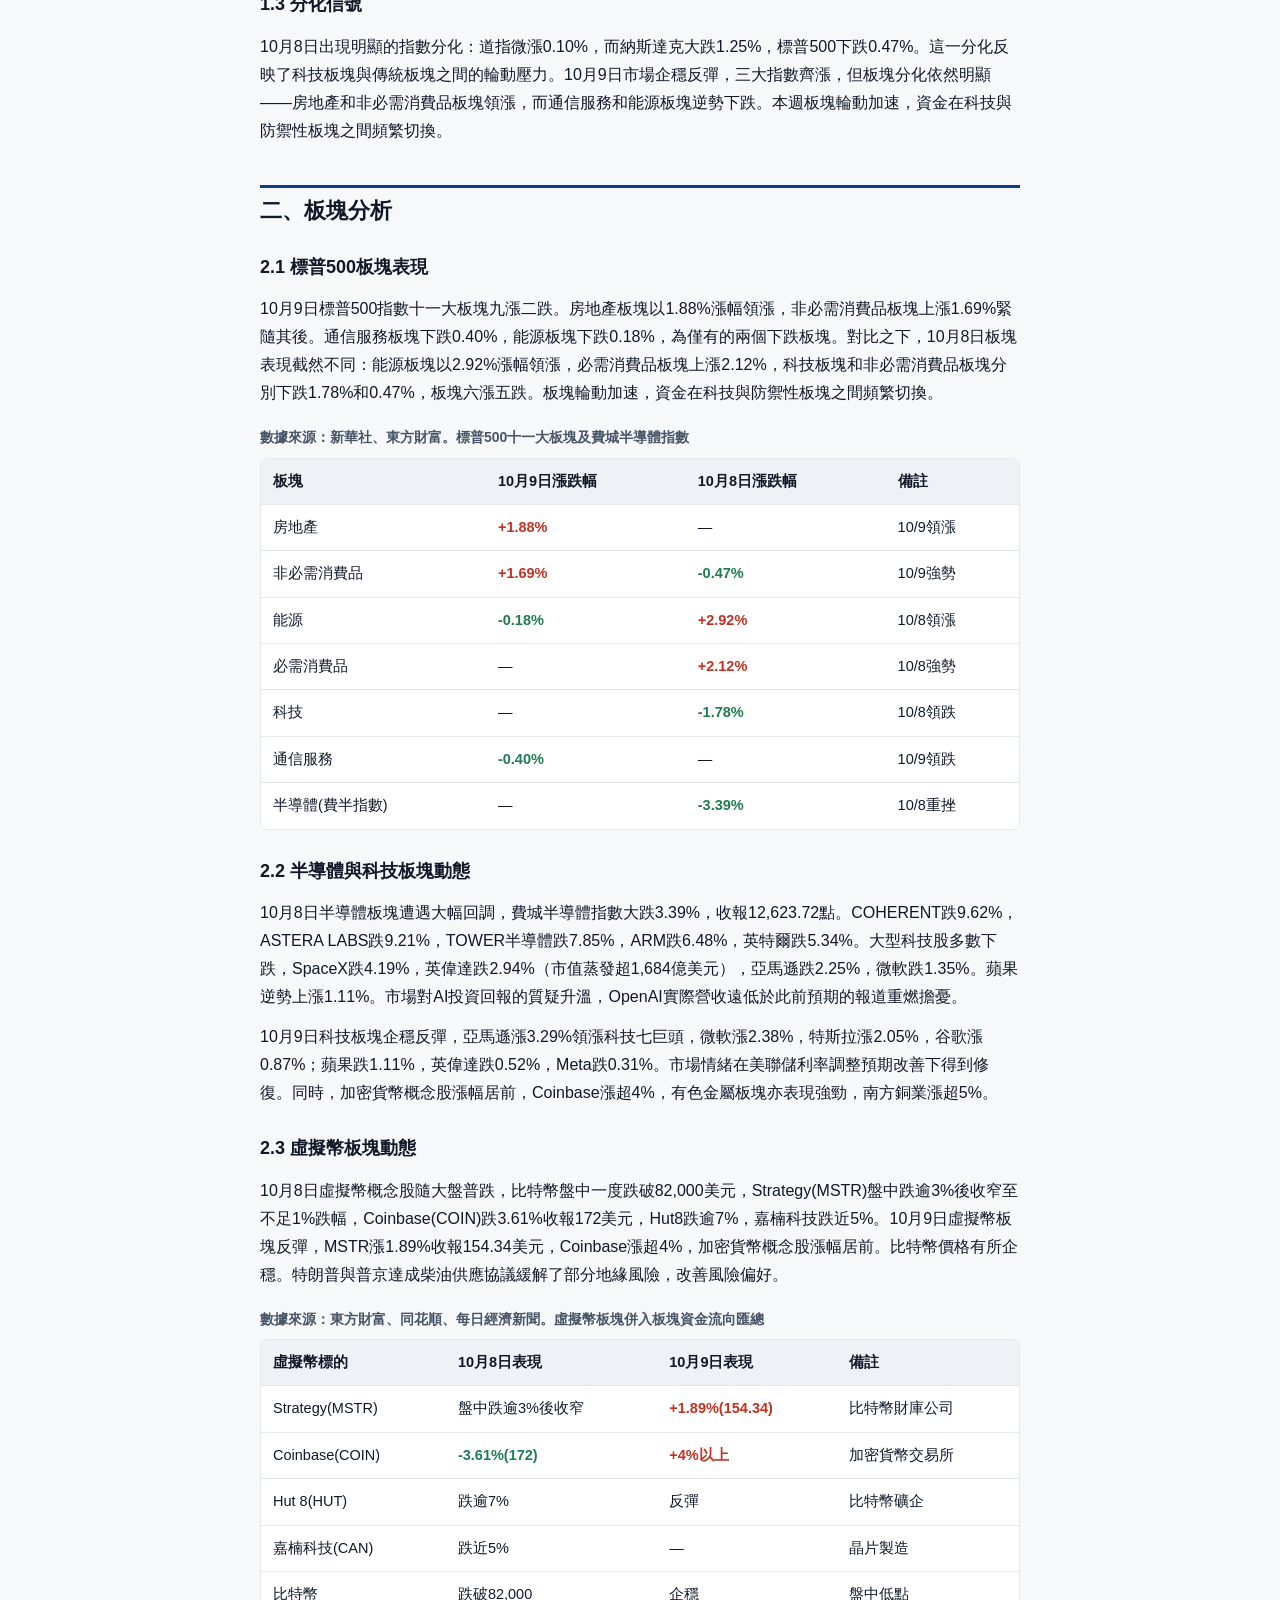
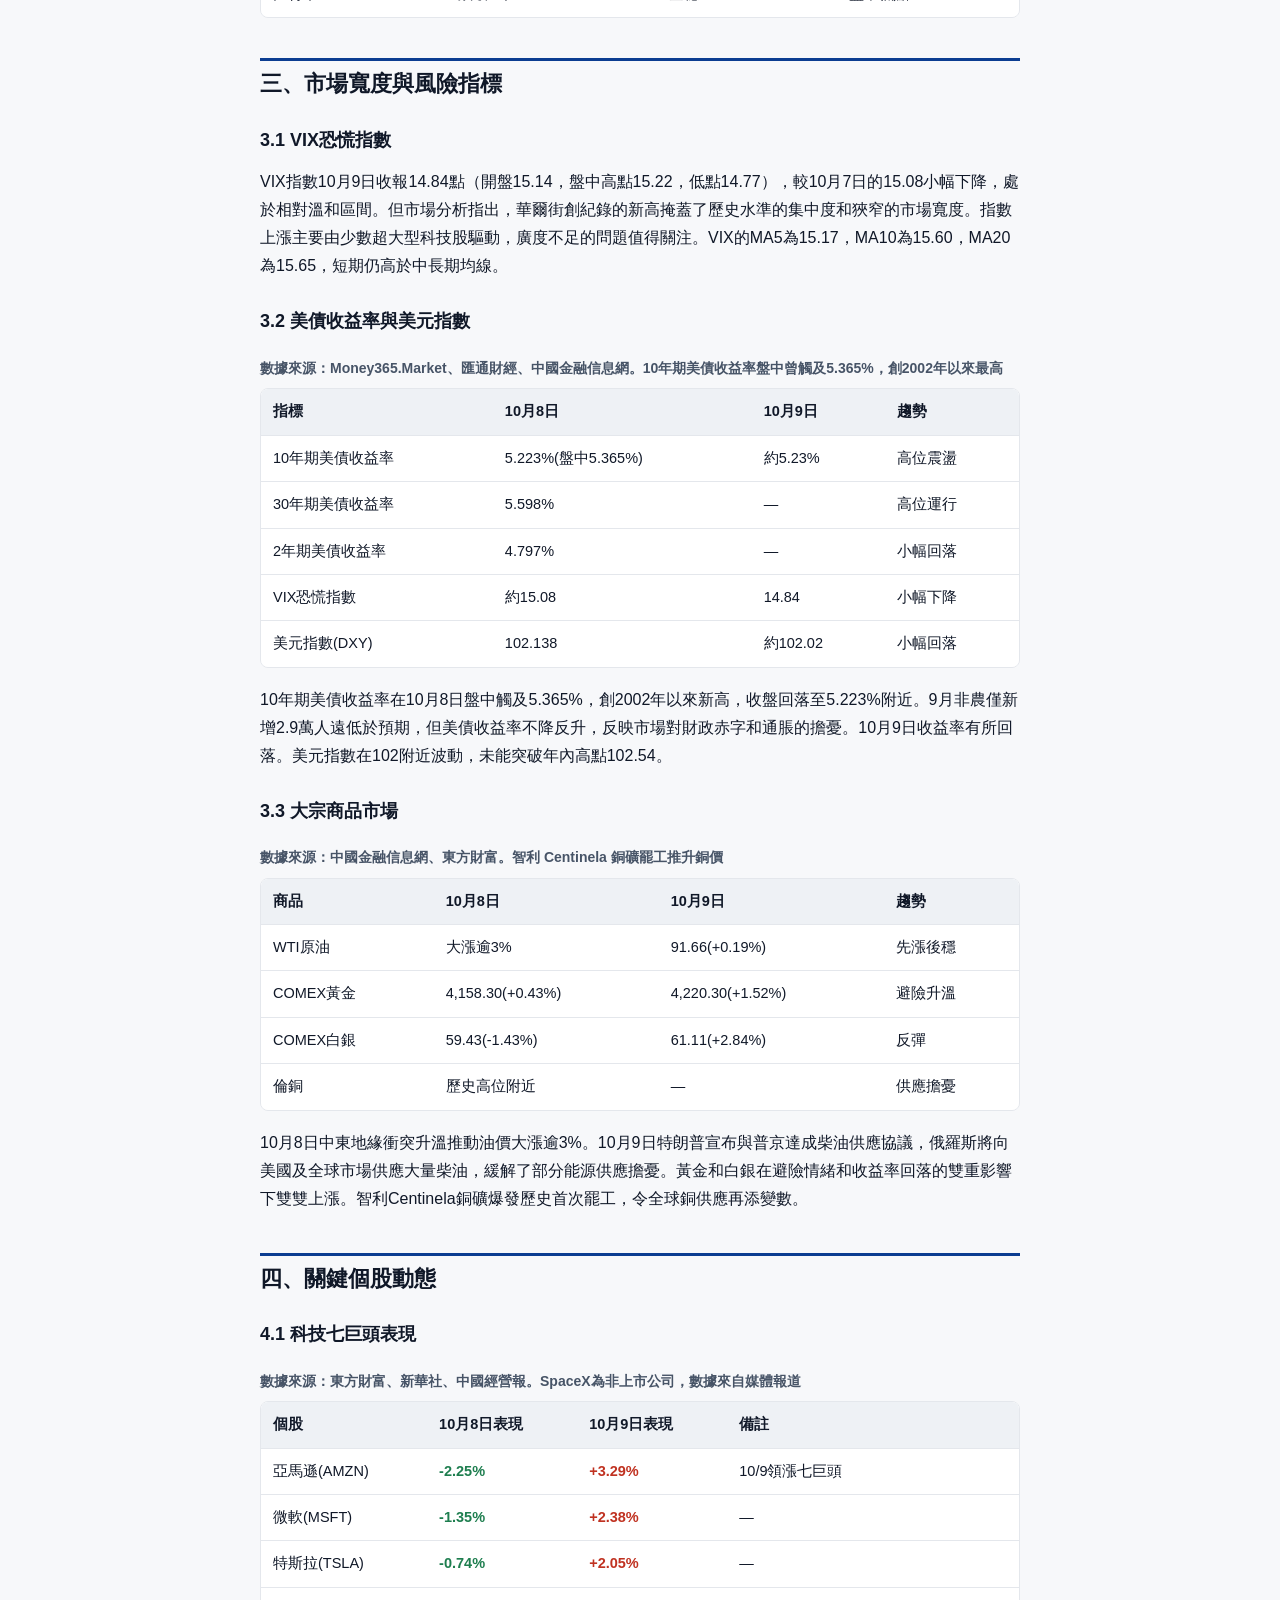
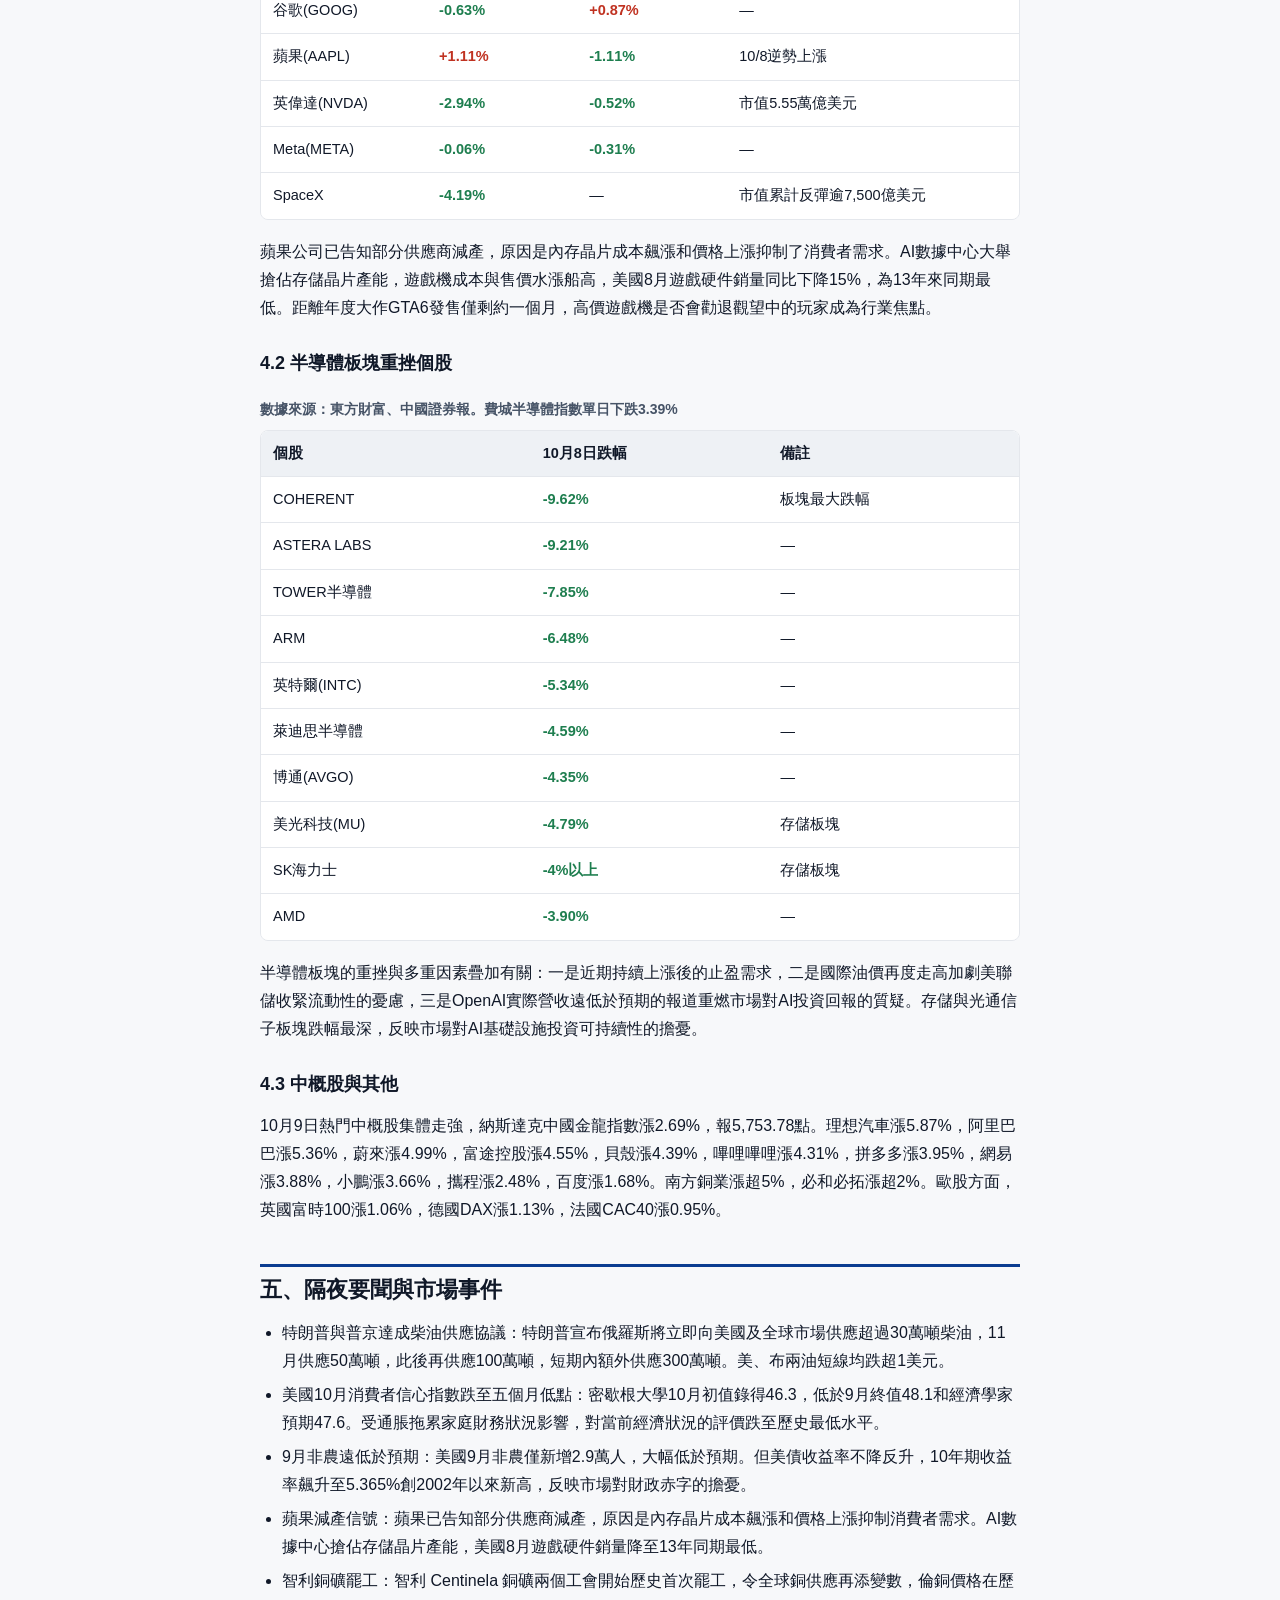
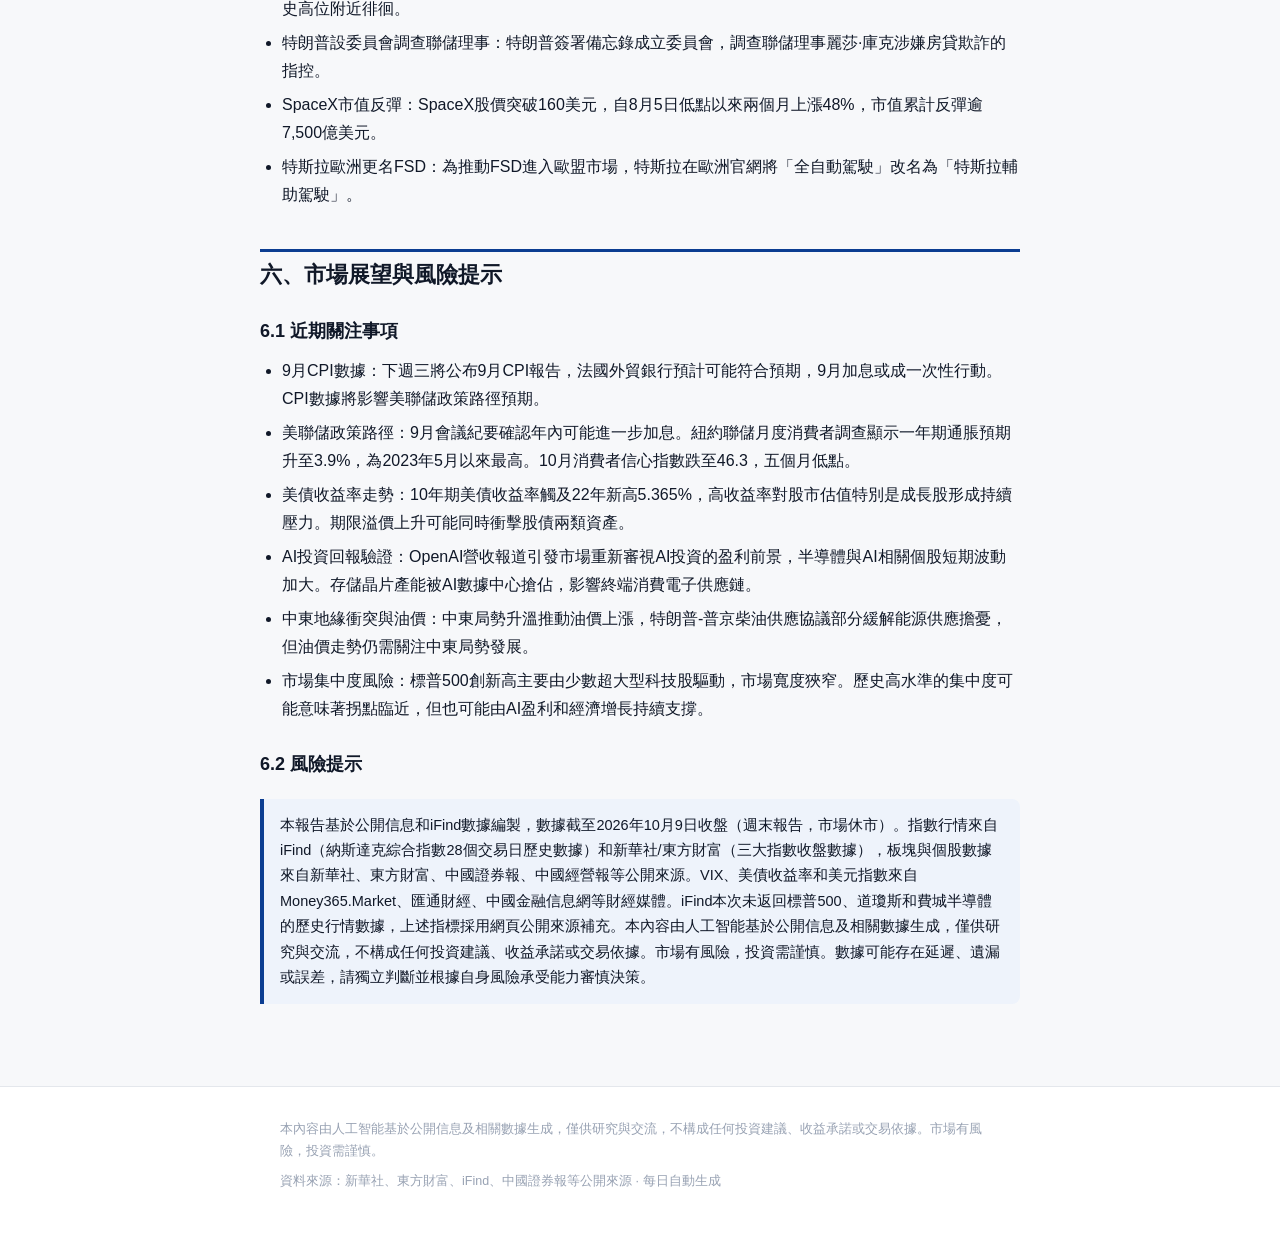
<file: us-market-monitor-hub/reports/2026-10-11.html>
<!DOCTYPE html>
<html lang="zh-Hant">
<head>
<meta charset="utf-8">
<meta name="viewport" content="width=device-width, initial-scale=1, viewport-fit=cover">
<meta name="description" content="週五三大指數齊漲結束震盪一週，10月6日納指與標普同創歷史收盤新高；虛擬幣板塊反彈領漲，加密概念股 Coinbase 漲超4%。隔夜要聞豐富：特朗普-普京柴油協議、10月消費者信心跌至五個月低點、9月非農僅增2.9萬人。">
<title>10月11日 美國大盤監測報告</title>
<link rel="stylesheet" href="../assets/style.css">
</head>
<body>
<header class="site-head">
  <div class="head-inner">
    <a class="brand" href="../index.html">美國大盤監測報告</a>
    <a class="back" href="../index.html">← 所有報告</a>
  </div>
</header>
<main class="page">
<article>
<header class="report-head">
  <p class="kicker">數據截至 10/9 收盤（週末報告）</p>
  <h1>10月11日 · 美國大盤監測報告</h1>
  <p class="lede">週五三大指數齊漲結束震盪一週，10月6日納指與標普同創歷史收盤新高；虛擬幣板塊反彈領漲，加密概念股 Coinbase 漲超4%。隔夜要聞豐富：特朗普-普京柴油協議、10月消費者信心跌至五個月低點、9月非農僅增2.9萬人。</p>
</header>
<h2 id="一、市場概覽">一、市場概覽</h2><p>截至2026年10月9日（週五）收盤，美國三大股指集體上漲，結束了一週的震盪行情。道瓊斯工業平均指數收報51,654.95點，上漲0.83%（+423.31點）；標普500指數收報7,811.54點，上漲0.59%（+46.18點）；納斯達克綜合指數收報27,366.17點，上漲0.64%（+172.83點）。本週累計表現方面，道指上漲0.93%，標普500上漲1.15%，納斯達克上漲0.64%。10月6日納斯達克與標普500雙雙創下歷史收盤新高，分別報27,599.89點和7,818.93點。本週市場呈現先抑後揚格局，10月8日半導體板塊重挫拖累納指大跌1.25%，但10月9日在科技股反彈帶動下市場企穩回升。</p><h3>1.1 主要指數表現</h3><figure class="tbl"><figcaption>數據截至2026年10月9日收盤。來源：新華社、東方財富、iFind。費城半導體指數為10月8日收盤數據</figcaption><div class="table-wrap"><table><thead><tr><th>指數</th><th>10月9日收盤</th><th>日漲跌幅</th><th>本週累計</th><th>數據來源</th></tr></thead><tbody><tr><td>道瓊斯工業平均指數</td><td>51,654.95</td><td class="up">+0.83%</td><td class="up">+0.93%</td><td>新華社</td></tr><tr><td>標普500指數</td><td>7,811.54</td><td class="up">+0.59%</td><td class="up">+1.15%</td><td>新華社</td></tr><tr><td>納斯達克綜合指數</td><td>27,366.17</td><td class="up">+0.64%</td><td class="up">+0.64%</td><td>iFind/新華社</td></tr><tr><td>費城半導體指數</td><td>12,623.72</td><td>—</td><td>—</td><td>東方財富</td></tr></tbody></table></div></figure><h3>1.2 近期走勢回顧</h3><p>以納斯達克綜合指數為觀察標的，iFind歷史行情顯示，自9月1日至10月9日共28個交易日中，指數從26,099.77點上漲至27,366.17點，區間漲幅約4.85%。期間最低點出現在9月16日的25,978.42點，最高點為10月6日的27,599.89點（歷史收盤新高）。9月上旬市場經歷一波回調，9月8日至16日連續多日下跌，累計跌幅約2.1%；9月17日美聯儲決議後市場強勁反彈，單日上漲1.69%，隨後9月21日大漲2.26%，開啟新一輪上升趨勢。10月上旬延續強勢，10月2日和5日分別上漲1.19%和1.05%，推動指數創下歷史新高。10月8日半導體板塊重挫拖累納指大跌1.25%，但10月9日企穩反彈。</p><figure class="chart"><figcaption>納斯達克綜合指數走勢（2026年9月1日-10月9日）</figcaption><div class="chart-box"><svg viewBox="0 0 720 320" role="img" aria-label="納斯達克綜合指數走勢（2026年9月1日-10月9日）"><line x1="56" y1="280.0" x2="704" y2="280.0" stroke="#e4e7ec" stroke-width="1"/><text x="48" y="284.0" text-anchor="end" font-size="12" fill="#98a2b3">25,784</text><line x1="56" y1="216.0" x2="704" y2="216.0" stroke="#e4e7ec" stroke-width="1"/><text x="48" y="220.0" text-anchor="end" font-size="12" fill="#98a2b3">26,286</text><line x1="56" y1="152.0" x2="704" y2="152.0" stroke="#e4e7ec" stroke-width="1"/><text x="48" y="156.0" text-anchor="end" font-size="12" fill="#98a2b3">26,789</text><line x1="56" y1="88.0" x2="704" y2="88.0" stroke="#e4e7ec" stroke-width="1"/><text x="48" y="92.0" text-anchor="end" font-size="12" fill="#98a2b3">27,292</text><line x1="56" y1="24.0" x2="704" y2="24.0" stroke="#e4e7ec" stroke-width="1"/><text x="48" y="28.0" text-anchor="end" font-size="12" fill="#98a2b3">27,794</text><text x="56.0" y="302" text-anchor="middle" font-size="12" fill="#98a2b3">09/01</text><text x="152.0" y="302" text-anchor="middle" font-size="12" fill="#98a2b3">09/08</text><text x="248.0" y="302" text-anchor="middle" font-size="12" fill="#98a2b3">09/14</text><text x="344.0" y="302" text-anchor="middle" font-size="12" fill="#98a2b3">09/18</text><text x="440.0" y="302" text-anchor="middle" font-size="12" fill="#98a2b3">09/24</text><text x="536.0" y="302" text-anchor="middle" font-size="12" fill="#98a2b3">09/30</text><text x="704.0" y="302" text-anchor="middle" font-size="12" fill="#98a2b3">10/09</text><path d="M 56.0,280 56.0,239.8 80.0,224.7 104.0,178.1 128.0,187.9 152.0,198.8 176.0,220.2 200.0,242.1 224.0,210.1 248.0,228.7 272.0,254.8 296.0,255.2 320.0,199.2 344.0,185.9 368.0,109.6 392.0,94.1 416.0,133.3 440.0,132.9 464.0,116.4 488.0,148.0 512.0,150.9 536.0,142.8 560.0,141.5 584.0,100.9 608.0,64.4 632.0,48.8 656.0,56.6 680.0,100.5 704.0,78.5 704.0,280 Z" fill="#0b3d91" opacity="0.08" stroke="none"/><polyline points="56.0,239.8 80.0,224.7 104.0,178.1 128.0,187.9 152.0,198.8 176.0,220.2 200.0,242.1 224.0,210.1 248.0,228.7 272.0,254.8 296.0,255.2 320.0,199.2 344.0,185.9 368.0,109.6 392.0,94.1 416.0,133.3 440.0,132.9 464.0,116.4 488.0,148.0 512.0,150.9 536.0,142.8 560.0,141.5 584.0,100.9 608.0,64.4 632.0,48.8 656.0,56.6 680.0,100.5 704.0,78.5" fill="none" stroke="#0b3d91" stroke-width="2.5" stroke-linejoin="round" stroke-linecap="round"/><circle cx="632.0" cy="48.8" r="4" fill="#c03221"/><text x="632.0" y="38.8" text-anchor="middle" font-size="12" fill="#c03221">27,600</text><circle cx="296.0" cy="255.2" r="4" fill="#0b3d91"/><text x="296.0" y="275.2" text-anchor="middle" font-size="12" fill="#0b3d91">25,978</text></svg></div><p class="chart-cap">數據來源：iFind，區間漲幅約4.85%，10月6日創歷史收盤新高27,599.89點</p></figure><h3>1.3 分化信號</h3><p>10月8日出現明顯的指數分化：道指微漲0.10%，而納斯達克大跌1.25%，標普500下跌0.47%。這一分化反映了科技板塊與傳統板塊之間的輪動壓力。10月9日市場企穩反彈，三大指數齊漲，但板塊分化依然明顯——房地產和非必需消費品板塊領漲，而通信服務和能源板塊逆勢下跌。本週板塊輪動加速，資金在科技與防禦性板塊之間頻繁切換。</p><h2 id="二、板塊分析">二、板塊分析</h2><h3>2.1 標普500板塊表現</h3><p>10月9日標普500指數十一大板塊九漲二跌。房地產板塊以1.88%漲幅領漲，非必需消費品板塊上漲1.69%緊隨其後。通信服務板塊下跌0.40%，能源板塊下跌0.18%，為僅有的兩個下跌板塊。對比之下，10月8日板塊表現截然不同：能源板塊以2.92%漲幅領漲，必需消費品板塊上漲2.12%，科技板塊和非必需消費品板塊分別下跌1.78%和0.47%，板塊六漲五跌。板塊輪動加速，資金在科技與防禦性板塊之間頻繁切換。</p><figure class="tbl"><figcaption>數據來源：新華社、東方財富。標普500十一大板塊及費城半導體指數</figcaption><div class="table-wrap"><table><thead><tr><th>板塊</th><th>10月9日漲跌幅</th><th>10月8日漲跌幅</th><th>備註</th></tr></thead><tbody><tr><td>房地產</td><td class="up">+1.88%</td><td>—</td><td>10/9領漲</td></tr><tr><td>非必需消費品</td><td class="up">+1.69%</td><td class="down">-0.47%</td><td>10/9強勢</td></tr><tr><td>能源</td><td class="down">-0.18%</td><td class="up">+2.92%</td><td>10/8領漲</td></tr><tr><td>必需消費品</td><td>—</td><td class="up">+2.12%</td><td>10/8強勢</td></tr><tr><td>科技</td><td>—</td><td class="down">-1.78%</td><td>10/8領跌</td></tr><tr><td>通信服務</td><td class="down">-0.40%</td><td>—</td><td>10/9領跌</td></tr><tr><td>半導體(費半指數)</td><td>—</td><td class="down">-3.39%</td><td>10/8重挫</td></tr></tbody></table></div></figure><h3>2.2 半導體與科技板塊動態</h3><p>10月8日半導體板塊遭遇大幅回調，費城半導體指數大跌3.39%，收報12,623.72點。COHERENT跌9.62%，ASTERA LABS跌9.21%，TOWER半導體跌7.85%，ARM跌6.48%，英特爾跌5.34%。大型科技股多數下跌，SpaceX跌4.19%，英偉達跌2.94%（市值蒸發超1,684億美元），亞馬遜跌2.25%，微軟跌1.35%。蘋果逆勢上漲1.11%。市場對AI投資回報的質疑升溫，OpenAI實際營收遠低於此前預期的報道重燃擔憂。</p><p>10月9日科技板塊企穩反彈，亞馬遜漲3.29%領漲科技七巨頭，微軟漲2.38%，特斯拉漲2.05%，谷歌漲0.87%；蘋果跌1.11%，英偉達跌0.52%，Meta跌0.31%。市場情緒在美聯儲利率調整預期改善下得到修復。同時，加密貨幣概念股漲幅居前，Coinbase漲超4%，有色金屬板塊亦表現強勁，南方銅業漲超5%。</p><h3>2.3 虛擬幣板塊動態</h3><p>10月8日虛擬幣概念股隨大盤普跌，比特幣盤中一度跌破82,000美元，Strategy(MSTR)盤中跌逾3%後收窄至不足1%跌幅，Coinbase(COIN)跌3.61%收報172美元，Hut8跌逾7%，嘉楠科技跌近5%。10月9日虛擬幣板塊反彈，MSTR漲1.89%收報154.34美元，Coinbase漲超4%，加密貨幣概念股漲幅居前。比特幣價格有所企穩。特朗普與普京達成柴油供應協議緩解了部分地緣風險，改善風險偏好。</p><figure class="tbl"><figcaption>數據來源：東方財富、同花順、每日經濟新聞。虛擬幣板塊併入板塊資金流向匯總</figcaption><div class="table-wrap"><table><thead><tr><th>虛擬幣標的</th><th>10月8日表現</th><th>10月9日表現</th><th>備註</th></tr></thead><tbody><tr><td>Strategy(MSTR)</td><td>盤中跌逾3%後收窄</td><td class="up">+1.89%(154.34)</td><td>比特幣財庫公司</td></tr><tr><td>Coinbase(COIN)</td><td class="down">-3.61%(172)</td><td class="up">+4%以上</td><td>加密貨幣交易所</td></tr><tr><td>Hut 8(HUT)</td><td>跌逾7%</td><td>反彈</td><td>比特幣礦企</td></tr><tr><td>嘉楠科技(CAN)</td><td>跌近5%</td><td>—</td><td>晶片製造</td></tr><tr><td>比特幣</td><td>跌破82,000</td><td>企穩</td><td>盤中低點</td></tr></tbody></table></div></figure><h2 id="三、市場寬度與風險指標">三、市場寬度與風險指標</h2><h3>3.1 VIX恐慌指數</h3><p>VIX指數10月9日收報14.84點（開盤15.14，盤中高點15.22，低點14.77），較10月7日的15.08小幅下降，處於相對溫和區間。但市場分析指出，華爾街創紀錄的新高掩蓋了歷史水準的集中度和狹窄的市場寬度。指數上漲主要由少數超大型科技股驅動，廣度不足的問題值得關注。VIX的MA5為15.17，MA10為15.60，MA20為15.65，短期仍高於中長期均線。</p><h3>3.2 美債收益率與美元指數</h3><figure class="tbl"><figcaption>數據來源：Money365.Market、匯通財經、中國金融信息網。10年期美債收益率盤中曾觸及5.365%，創2002年以來最高</figcaption><div class="table-wrap"><table><thead><tr><th>指標</th><th>10月8日</th><th>10月9日</th><th>趨勢</th></tr></thead><tbody><tr><td>10年期美債收益率</td><td>5.223%(盤中5.365%)</td><td>約5.23%</td><td>高位震盪</td></tr><tr><td>30年期美債收益率</td><td>5.598%</td><td>—</td><td>高位運行</td></tr><tr><td>2年期美債收益率</td><td>4.797%</td><td>—</td><td>小幅回落</td></tr><tr><td>VIX恐慌指數</td><td>約15.08</td><td>14.84</td><td>小幅下降</td></tr><tr><td>美元指數(DXY)</td><td>102.138</td><td>約102.02</td><td>小幅回落</td></tr></tbody></table></div></figure><p>10年期美債收益率在10月8日盤中觸及5.365%，創2002年以來新高，收盤回落至5.223%附近。9月非農僅新增2.9萬人遠低於預期，但美債收益率不降反升，反映市場對財政赤字和通脹的擔憂。10月9日收益率有所回落。美元指數在102附近波動，未能突破年內高點102.54。</p><h3>3.3 大宗商品市場</h3><figure class="tbl"><figcaption>數據來源：中國金融信息網、東方財富。智利 Centinela 銅礦罷工推升銅價</figcaption><div class="table-wrap"><table><thead><tr><th>商品</th><th>10月8日</th><th>10月9日</th><th>趨勢</th></tr></thead><tbody><tr><td>WTI原油</td><td>大漲逾3%</td><td>91.66(+0.19%)</td><td>先漲後穩</td></tr><tr><td>COMEX黃金</td><td>4,158.30(+0.43%)</td><td>4,220.30(+1.52%)</td><td>避險升溫</td></tr><tr><td>COMEX白銀</td><td>59.43(-1.43%)</td><td>61.11(+2.84%)</td><td>反彈</td></tr><tr><td>倫銅</td><td>歷史高位附近</td><td>—</td><td>供應擔憂</td></tr></tbody></table></div></figure><p>10月8日中東地緣衝突升溫推動油價大漲逾3%。10月9日特朗普宣布與普京達成柴油供應協議，俄羅斯將向美國及全球市場供應大量柴油，緩解了部分能源供應擔憂。黃金和白銀在避險情緒和收益率回落的雙重影響下雙雙上漲。智利Centinela銅礦爆發歷史首次罷工，令全球銅供應再添變數。</p><h2 id="四、關鍵個股動態">四、關鍵個股動態</h2><h3>4.1 科技七巨頭表現</h3><figure class="tbl"><figcaption>數據來源：東方財富、新華社、中國經營報。SpaceX為非上市公司，數據來自媒體報道</figcaption><div class="table-wrap"><table><thead><tr><th>個股</th><th>10月8日表現</th><th>10月9日表現</th><th>備註</th></tr></thead><tbody><tr><td>亞馬遜(AMZN)</td><td class="down">-2.25%</td><td class="up">+3.29%</td><td>10/9領漲七巨頭</td></tr><tr><td>微軟(MSFT)</td><td class="down">-1.35%</td><td class="up">+2.38%</td><td>—</td></tr><tr><td>特斯拉(TSLA)</td><td class="down">-0.74%</td><td class="up">+2.05%</td><td>—</td></tr><tr><td>谷歌(GOOG)</td><td class="down">-0.63%</td><td class="up">+0.87%</td><td>—</td></tr><tr><td>蘋果(AAPL)</td><td class="up">+1.11%</td><td class="down">-1.11%</td><td>10/8逆勢上漲</td></tr><tr><td>英偉達(NVDA)</td><td class="down">-2.94%</td><td class="down">-0.52%</td><td>市值5.55萬億美元</td></tr><tr><td>Meta(META)</td><td class="down">-0.06%</td><td class="down">-0.31%</td><td>—</td></tr><tr><td>SpaceX</td><td class="down">-4.19%</td><td>—</td><td>市值累計反彈逾7,500億美元</td></tr></tbody></table></div></figure><p>蘋果公司已告知部分供應商減產，原因是內存晶片成本飆漲和價格上漲抑制了消費者需求。AI數據中心大舉搶佔存儲晶片產能，遊戲機成本與售價水漲船高，美國8月遊戲硬件銷量同比下降15%，為13年來同期最低。距離年度大作GTA6發售僅剩約一個月，高價遊戲機是否會勸退觀望中的玩家成為行業焦點。</p><h3>4.2 半導體板塊重挫個股</h3><figure class="tbl"><figcaption>數據來源：東方財富、中國證券報。費城半導體指數單日下跌3.39%</figcaption><div class="table-wrap"><table><thead><tr><th>個股</th><th>10月8日跌幅</th><th>備註</th></tr></thead><tbody><tr><td>COHERENT</td><td class="down">-9.62%</td><td>板塊最大跌幅</td></tr><tr><td>ASTERA LABS</td><td class="down">-9.21%</td><td>—</td></tr><tr><td>TOWER半導體</td><td class="down">-7.85%</td><td>—</td></tr><tr><td>ARM</td><td class="down">-6.48%</td><td>—</td></tr><tr><td>英特爾(INTC)</td><td class="down">-5.34%</td><td>—</td></tr><tr><td>萊迪思半導體</td><td class="down">-4.59%</td><td>—</td></tr><tr><td>博通(AVGO)</td><td class="down">-4.35%</td><td>—</td></tr><tr><td>美光科技(MU)</td><td class="down">-4.79%</td><td>存儲板塊</td></tr><tr><td>SK海力士</td><td class="down">-4%以上</td><td>存儲板塊</td></tr><tr><td>AMD</td><td class="down">-3.90%</td><td>—</td></tr></tbody></table></div></figure><p>半導體板塊的重挫與多重因素疊加有關：一是近期持續上漲後的止盈需求，二是國際油價再度走高加劇美聯儲收緊流動性的憂慮，三是OpenAI實際營收遠低於預期的報道重燃市場對AI投資回報的質疑。存儲與光通信子板塊跌幅最深，反映市場對AI基礎設施投資可持續性的擔憂。</p><h3>4.3 中概股與其他</h3><p>10月9日熱門中概股集體走強，納斯達克中國金龍指數漲2.69%，報5,753.78點。理想汽車漲5.87%，阿里巴巴漲5.36%，蔚來漲4.99%，富途控股漲4.55%，貝殼漲4.39%，嗶哩嗶哩漲4.31%，拼多多漲3.95%，網易漲3.88%，小鵬漲3.66%，攜程漲2.48%，百度漲1.68%。南方銅業漲超5%，必和必拓漲超2%。歐股方面，英國富時100漲1.06%，德國DAX漲1.13%，法國CAC40漲0.95%。</p><h2 id="五、隔夜要聞與市場事件">五、隔夜要聞與市場事件</h2><ul><li>特朗普與普京達成柴油供應協議：特朗普宣布俄羅斯將立即向美國及全球市場供應超過30萬噸柴油，11月供應50萬噸，此後再供應100萬噸，短期內額外供應300萬噸。美、布兩油短線均跌超1美元。</li><li>美國10月消費者信心指數跌至五個月低點：密歇根大學10月初值錄得46.3，低於9月終值48.1和經濟學家預期47.6。受通脹拖累家庭財務狀況影響，對當前經濟狀況的評價跌至歷史最低水平。</li><li>9月非農遠低於預期：美國9月非農僅新增2.9萬人，大幅低於預期。但美債收益率不降反升，10年期收益率飆升至5.365%創2002年以來新高，反映市場對財政赤字的擔憂。</li><li>蘋果減產信號：蘋果已告知部分供應商減產，原因是內存晶片成本飆漲和價格上漲抑制消費者需求。AI數據中心搶佔存儲晶片產能，美國8月遊戲硬件銷量降至13年同期最低。</li><li>智利銅礦罷工：智利 Centinela 銅礦兩個工會開始歷史首次罷工，令全球銅供應再添變數，倫銅價格在歷史高位附近徘徊。</li><li>特朗普設委員會調查聯儲理事：特朗普簽署備忘錄成立委員會，調查聯儲理事麗莎·庫克涉嫌房貸欺詐的指控。</li><li>SpaceX市值反彈：SpaceX股價突破160美元，自8月5日低點以來兩個月上漲48%，市值累計反彈逾7,500億美元。</li><li>特斯拉歐洲更名FSD：為推動FSD進入歐盟市場，特斯拉在歐洲官網將「全自動駕駛」改名為「特斯拉輔助駕駛」。</li></ul><h2 id="六、市場展望與風險提示">六、市場展望與風險提示</h2><h3>6.1 近期關注事項</h3><ul><li>9月CPI數據：下週三將公布9月CPI報告，法國外貿銀行預計可能符合預期，9月加息或成一次性行動。CPI數據將影響美聯儲政策路徑預期。</li><li>美聯儲政策路徑：9月會議紀要確認年內可能進一步加息。紐約聯儲月度消費者調查顯示一年期通脹預期升至3.9%，為2023年5月以來最高。10月消費者信心指數跌至46.3，五個月低點。</li><li>美債收益率走勢：10年期美債收益率觸及22年新高5.365%，高收益率對股市估值特別是成長股形成持續壓力。期限溢價上升可能同時衝擊股債兩類資產。</li><li>AI投資回報驗證：OpenAI營收報道引發市場重新審視AI投資的盈利前景，半導體與AI相關個股短期波動加大。存儲晶片產能被AI數據中心搶佔，影響終端消費電子供應鏈。</li><li>中東地緣衝突與油價：中東局勢升溫推動油價上漲，特朗普-普京柴油供應協議部分緩解能源供應擔憂，但油價走勢仍需關注中東局勢發展。</li><li>市場集中度風險：標普500創新高主要由少數超大型科技股驅動，市場寬度狹窄。歷史高水準的集中度可能意味著拐點臨近，但也可能由AI盈利和經濟增長持續支撐。</li></ul><h3>6.2 風險提示</h3><div class="callout"><p>本報告基於公開信息和iFind數據編製，數據截至2026年10月9日收盤（週末報告，市場休市）。指數行情來自iFind（納斯達克綜合指數28個交易日歷史數據）和新華社/東方財富（三大指數收盤數據），板塊與個股數據來自新華社、東方財富、中國證券報、中國經營報等公開來源。VIX、美債收益率和美元指數來自Money365.Market、匯通財經、中國金融信息網等財經媒體。iFind本次未返回標普500、道瓊斯和費城半導體的歷史行情數據，上述指標採用網頁公開來源補充。本內容由人工智能基於公開信息及相關數據生成，僅供研究與交流，不構成任何投資建議、收益承諾或交易依據。市場有風險，投資需謹慎。數據可能存在延遲、遺漏或誤差，請獨立判斷並根據自身風險承受能力審慎決策。</p></div>
</article></main>
<footer class="site-foot">
  <div class="foot-inner">
    <p>本內容由人工智能基於公開信息及相關數據生成，僅供研究與交流，不構成任何投資建議、收益承諾或交易依據。市場有風險，投資需謹慎。</p>
    <p class="meta">資料來源：新華社、東方財富、iFind、中國證券報等公開來源 · 每日自動生成</p>
  </div>
</footer>
</body>
</html>
</file>
<file: us-market-monitor-hub/assets/style.css>
:root {
  --accent: #0b3d91; --accent-soft: #eef3fb;
  --up: #c03221; --down: #1e7e4f;
  --ink: #101828; --ink-2: #475467; --ink-3: #98a2b3;
  --line: #e4e7ec; --canvas: #ffffff; --surface: #f7f8fa; --surface2: #eef1f5;
}
* { box-sizing: border-box; margin: 0; padding: 0; }
html { -webkit-text-size-adjust: 100%; }
body {
  font-family: -apple-system, BlinkMacSystemFont, "Segoe UI", "PingFang TC", "Microsoft JhengHei", "Noto Sans TC", sans-serif;
  color: var(--ink); background: var(--surface);
  font-size: 16px; line-height: 1.75;
  -webkit-font-smoothing: antialiased;
}
a { color: var(--accent); text-decoration: none; }
a:hover { text-decoration: underline; }

/* header */
.site-head {
  position: sticky; top: 0; z-index: 10;
  background: rgba(255,255,255,0.92); backdrop-filter: blur(6px);
  border-bottom: 1px solid var(--line);
}
.head-inner {
  max-width: 1240px; margin: 0 auto; padding: 12px 20px;
  display: flex; align-items: center; justify-content: space-between; gap: 12px;
}
.brand { font-weight: 700; color: var(--ink); font-size: 16px; letter-spacing: .02em; }
.brand:hover { text-decoration: none; }
.back { font-size: 14px; color: var(--ink-2); white-space: nowrap; }

/* layout */
.page { max-width: 1240px; margin: 0 auto; padding: 24px 20px 64px; }
article { max-width: 760px; margin: 0 auto; }
.hero { max-width: 760px; margin: 0 auto; padding: 40px 0 12px; }
.hero h1 { font-size: 34px; line-height: 1.15; font-weight: 700; letter-spacing: .01em; }
.hero .lede { margin-top: 12px; color: var(--ink-2); font-size: 16px; }
.kicker { font-size: 12px; font-weight: 700; letter-spacing: .12em; color: var(--accent); text-transform: uppercase; }

/* report head */
.report-head { padding: 12px 0 20px; border-bottom: 1px solid var(--line); margin-bottom: 8px; }
.report-head h1 { font-size: 28px; line-height: 1.25; margin-top: 6px; }
.report-head .lede { margin-top: 10px; color: var(--ink-2); font-size: 15px; }

/* typography */
h2 { font-size: 22px; line-height: 1.35; margin: 40px 0 14px; padding-top: 8px; border-top: 3px solid var(--accent); }
h3 { font-size: 18px; margin: 26px 0 10px; color: var(--ink); }
p { margin: 12px 0; }
ul, ol { margin: 10px 0 14px; padding-left: 22px; }
li { margin: 6px 0; }
strong { font-weight: 700; }

/* tables */
.tbl { margin: 18px 0; }
.tbl figcaption, .chart figcaption { font-size: 14px; font-weight: 600; color: var(--ink-2); margin-bottom: 8px; }
.table-wrap { overflow-x: auto; -webkit-overflow-scrolling: touch; border: 1px solid var(--line); border-radius: 8px; }
table { border-collapse: collapse; width: 100%; min-width: 520px; font-size: 14.5px; background: var(--canvas); }
th { background: var(--surface2); font-weight: 600; text-align: left; padding: 10px 12px; border-bottom: 1px solid var(--line); white-space: nowrap; }
td { padding: 10px 12px; border-bottom: 1px solid var(--line); vertical-align: top; }
tbody tr:last-child td { border-bottom: none; }
td.up { color: var(--up); font-weight: 600; white-space: nowrap; }
td.down { color: var(--down); font-weight: 600; white-space: nowrap; }

/* charts */
.chart { margin: 22px 0; }
.chart-box { background: var(--canvas); border: 1px solid var(--line); border-radius: 8px; padding: 10px; }
.chart-box svg { display: block; width: 100%; height: auto; }
.chart-cap { font-size: 12px; color: var(--ink-3); margin-top: 6px; }

/* callout / lists */
.callout {
  background: var(--accent-soft); border-left: 4px solid var(--accent);
  border-radius: 0 8px 8px 0; padding: 14px 16px; margin: 18px 0;
}
.callout p { margin: 0; font-size: 14.5px; color: var(--ink); }
.callout.k { border-left-color: var(--up); }
.flow-item, .risk-item, .watch-item { line-height: 1.7; }
.src-list { font-size: 13px; color: var(--ink-2); overflow-wrap: break-word; }
.src-list li { margin: 8px 0; }
.note { font-size: 13px; color: var(--ink-3); }

/* index cards */
.list-title { font-size: 20px; margin: 32px 0 16px; border-top: none; }
.list { max-width: 760px; margin: 0 auto; }
.card {
  display: block; background: var(--canvas); border: 1px solid var(--line);
  border-radius: 10px; padding: 20px; margin: 14px 0;
  transition: border-color .15s, box-shadow .15s, transform .15s;
}
.card:hover { border-color: var(--accent); box-shadow: 0 4px 14px rgba(16,24,40,.08); transform: translateY(-1px); text-decoration: none; }
.card-top { display: flex; align-items: baseline; justify-content: space-between; gap: 10px; flex-wrap: wrap; }
.card .date { font-size: 20px; font-weight: 700; }
.card .data { font-size: 12.5px; color: var(--ink-3); }
.card h2 { font-size: 16px; margin: 8px 0 6px; border: none; padding: 0; color: var(--ink); }
.card-ex { color: var(--ink-2); font-size: 14.5px; margin: 4px 0 10px; }
.tags { display: flex; flex-wrap: wrap; gap: 6px; margin-bottom: 10px; }
.tag {
  background: var(--surface2); color: var(--ink-2); border-radius: 999px;
  padding: 3px 10px; font-size: 12px;
}
.read { font-size: 14px; font-weight: 600; color: var(--accent); }

/* date quick-select panel — vertical sidebar */
.date-panel {
  /* display controlled by inline style + JS */
  position: fixed;
  left: max(16px, calc(50% - 540px));
  top: 80px;
  width: 130px;
  max-height: calc(100vh - 100px);
  overflow-y: auto;
  -webkit-overflow-scrolling: touch;
  z-index: 8;
  background: var(--canvas);
  border: 1px solid var(--line);
  border-radius: 12px;
  padding: 14px;
  box-shadow: 0 4px 16px rgba(16,24,40,.08);
  margin: 0;
}
.panel-title {
  font-size: 12px;
  font-weight: 700;
  color: var(--ink-2);
  margin-bottom: 10px;
  text-transform: uppercase;
  letter-spacing: .04em;
}
.date-scroll {
  display: flex;
  flex-direction: column;
  gap: 6px;
  overflow-x: visible;
  padding-bottom: 0;
}
.date-chip {
  display: block;
  width: 100%;
  text-align: center;
  min-width: auto;
  padding: 7px 10px;
  background: var(--canvas); border: 1px solid var(--line); border-radius: 8px;
  font-size: 13px; font-weight: 600; color: var(--ink);
  cursor: pointer; transition: border-color .15s, background .15s, color .15s;
  text-decoration: none;
}
.date-chip:hover { border-color: var(--accent); background: var(--accent-soft); color: var(--accent); text-decoration: none; }
.date-chip.latest { background: var(--accent); color: #fff; border-color: var(--accent); }
.date-chip.latest:hover { background: #08306b; color: #fff; }

/* medium / small screens: sticky top, vertical but height-capped */
@media (max-width: 1099px) {
  .date-panel {
    position: sticky;
    top: 64px;
    left: auto;
    width: 100%;
    max-width: 760px;
    margin: 0 auto 16px;
    max-height: 210px;
    overflow-y: auto;
    box-shadow: none;
    border-radius: 10px;
    padding: 16px 18px;
  }
  .date-scroll {
    flex-direction: column;
    gap: 5px;
  }
}

@media (max-width: 480px) {
  .date-panel { padding: 12px 14px; top: 56px; max-height: 180px; }
  .panel-title { margin-bottom: 8px; }
  .date-chip { padding: 6px 8px; font-size: 12px; }
}

/* footer */
.site-foot { border-top: 1px solid var(--line); background: var(--canvas); }
.foot-inner { max-width: 760px; margin: 0 auto; padding: 28px 20px 48px; }
.foot-inner p { font-size: 12.5px; color: var(--ink-3); margin: 4px 0; }
.foot-inner .meta { margin-top: 8px; }

/* small screens */
@media (max-width: 480px) {
  .page { padding: 16px 14px 56px; }
  .head-inner { padding: 10px 14px; }
  .hero h1 { font-size: 30px; }
  .report-head h1 { font-size: 24px; }
  h2 { font-size: 20px; margin-top: 32px; }
  .card { padding: 16px; }
}
</file>
